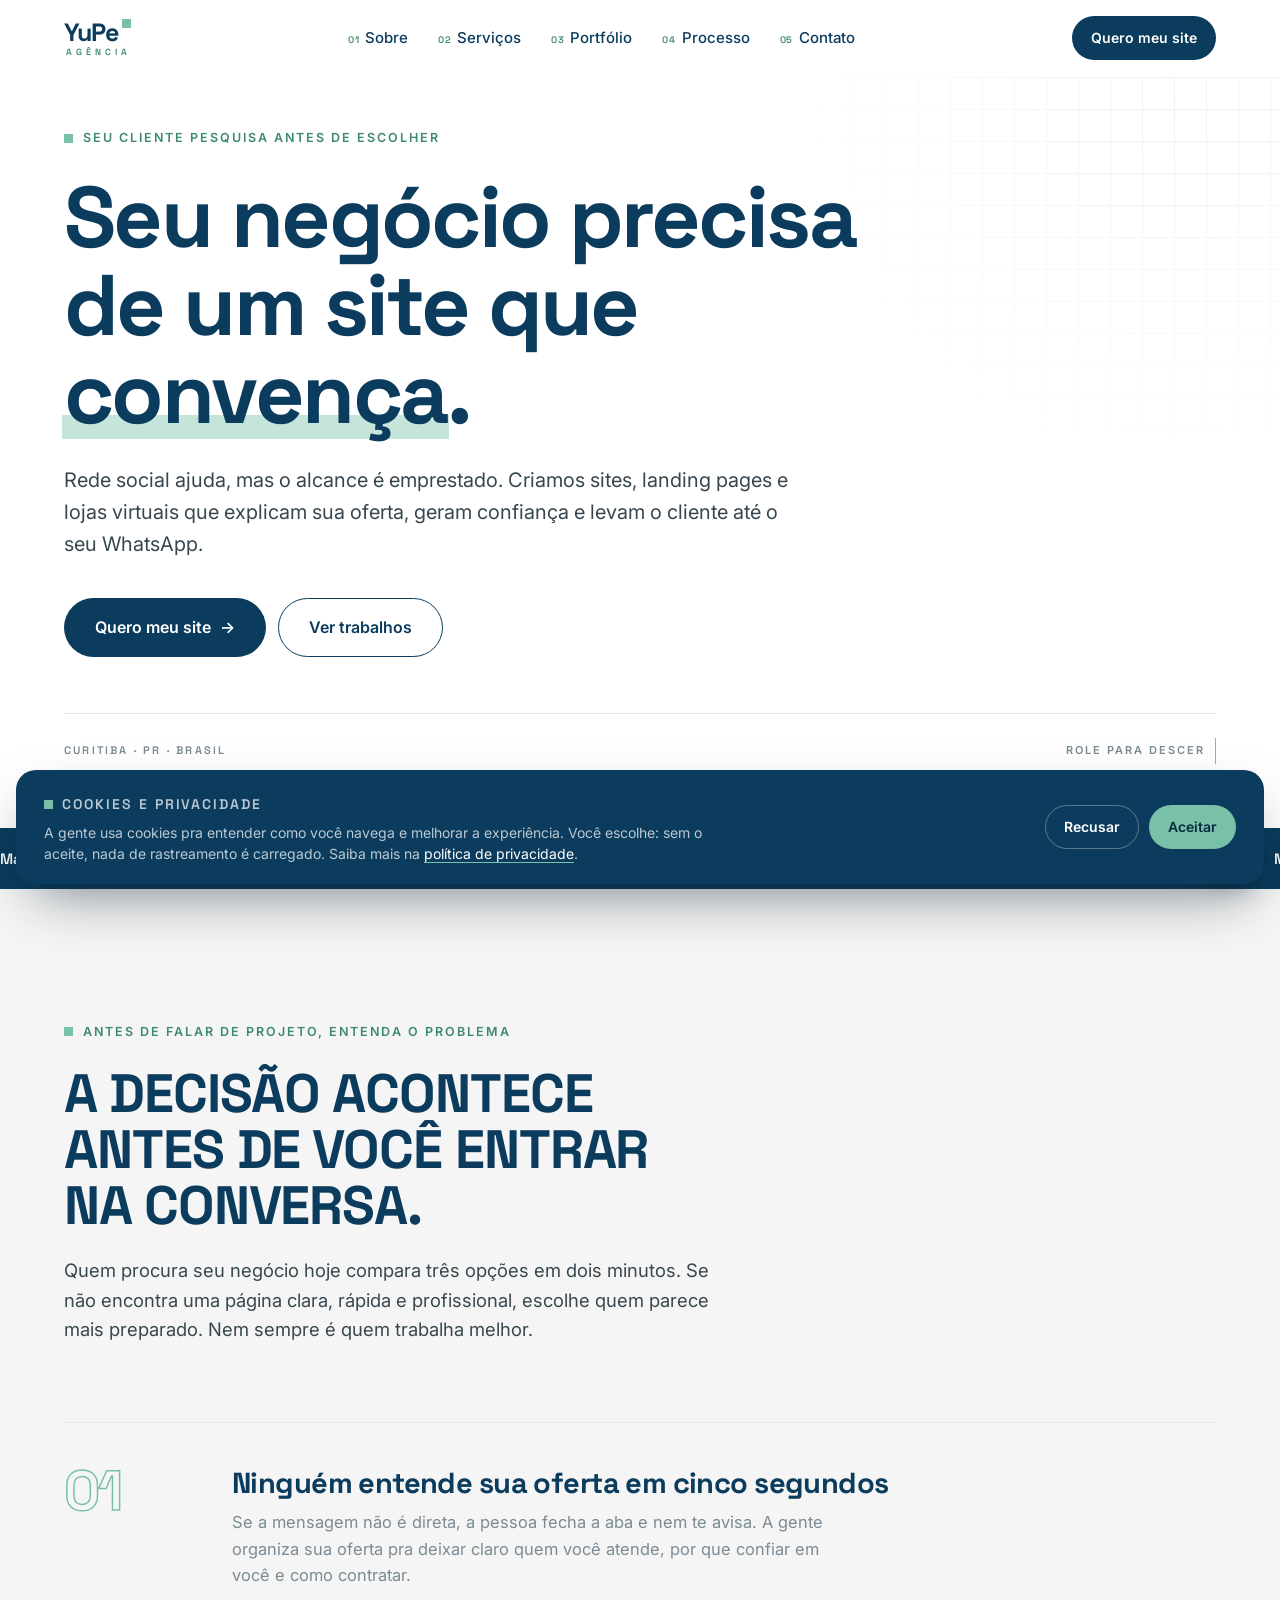
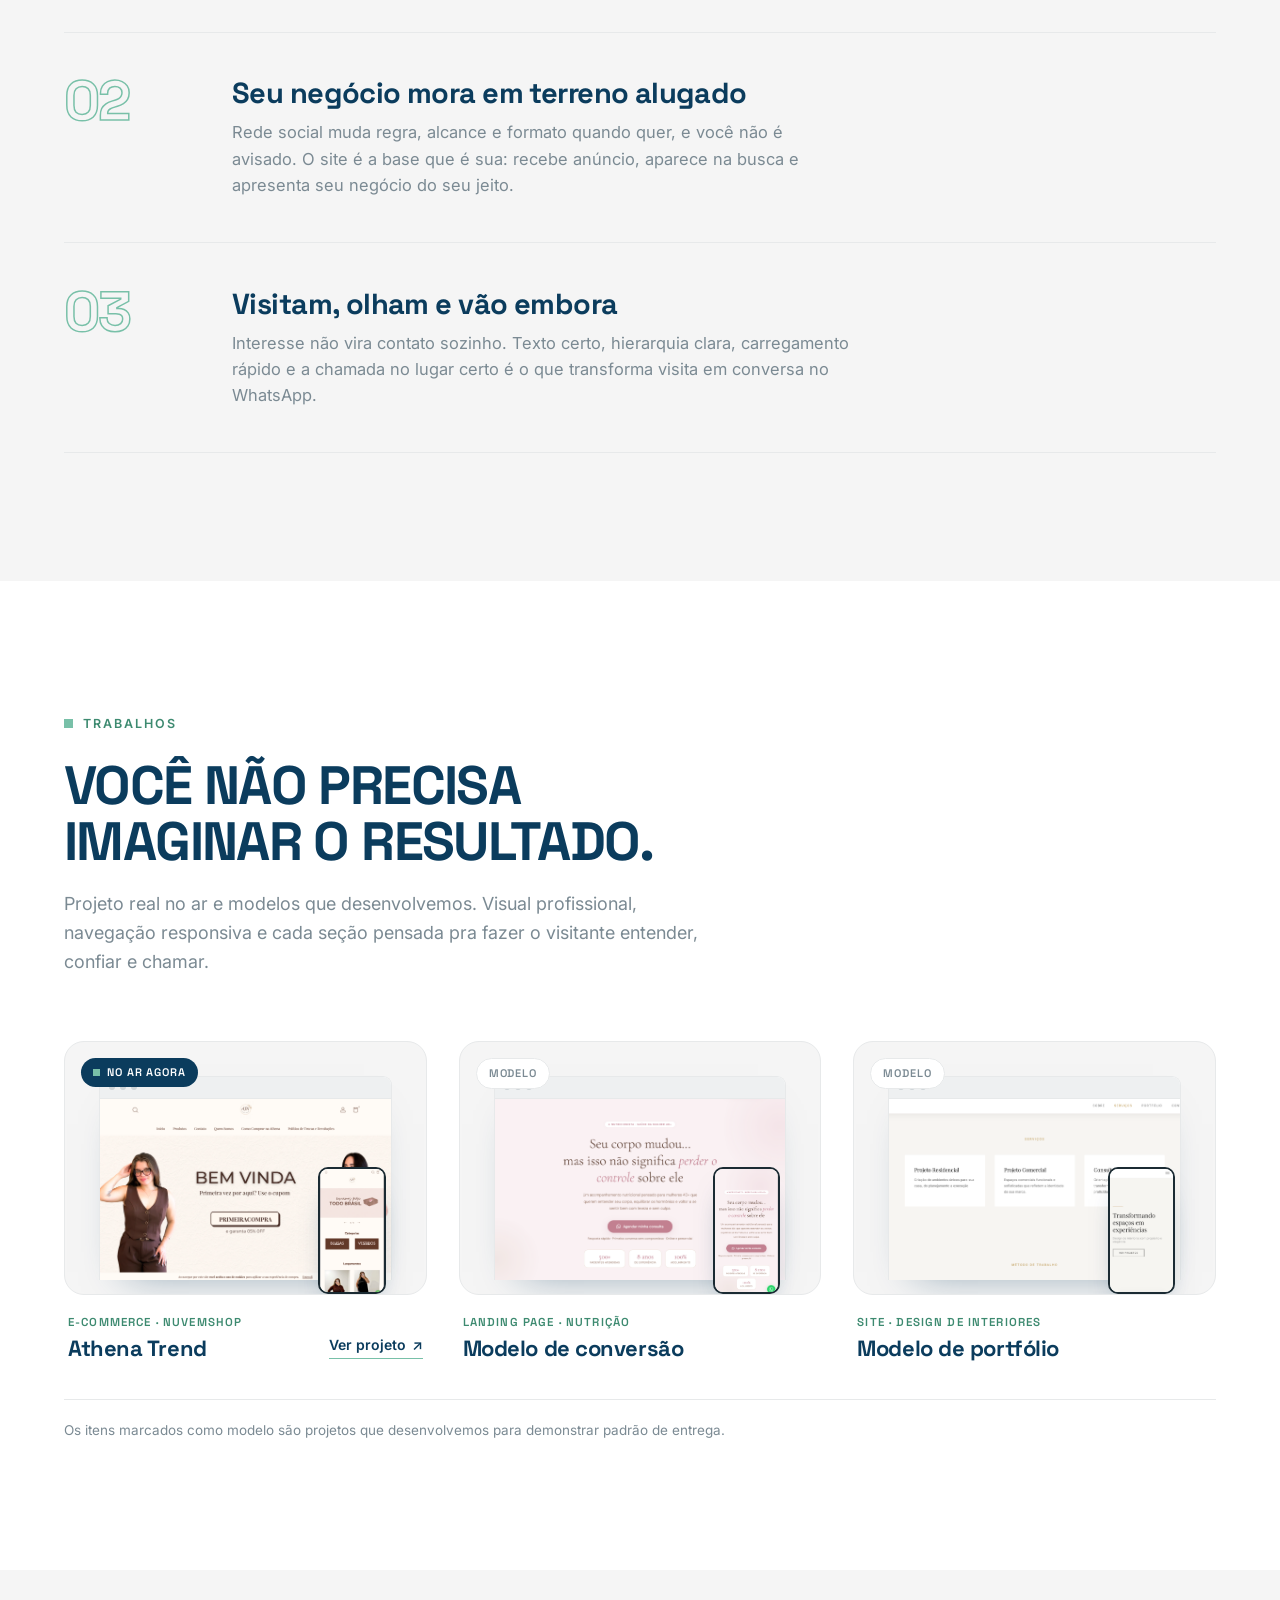
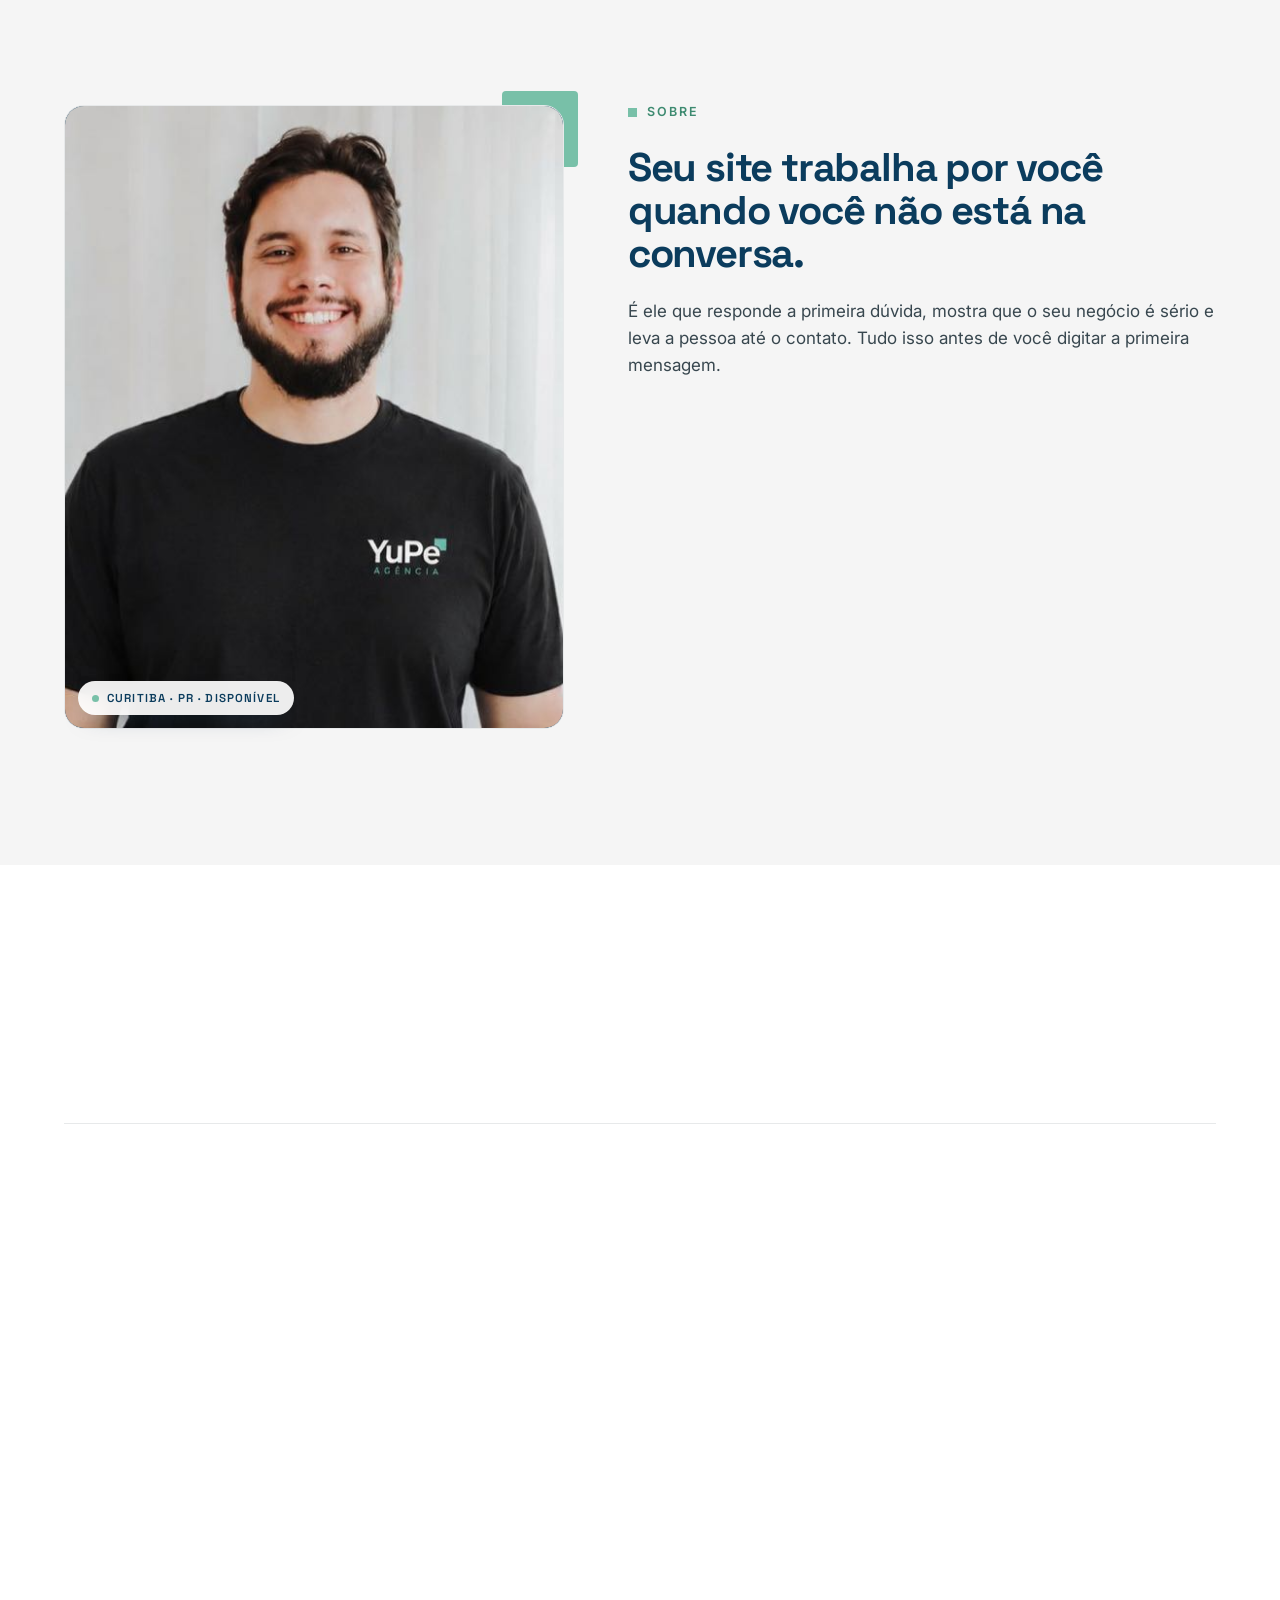
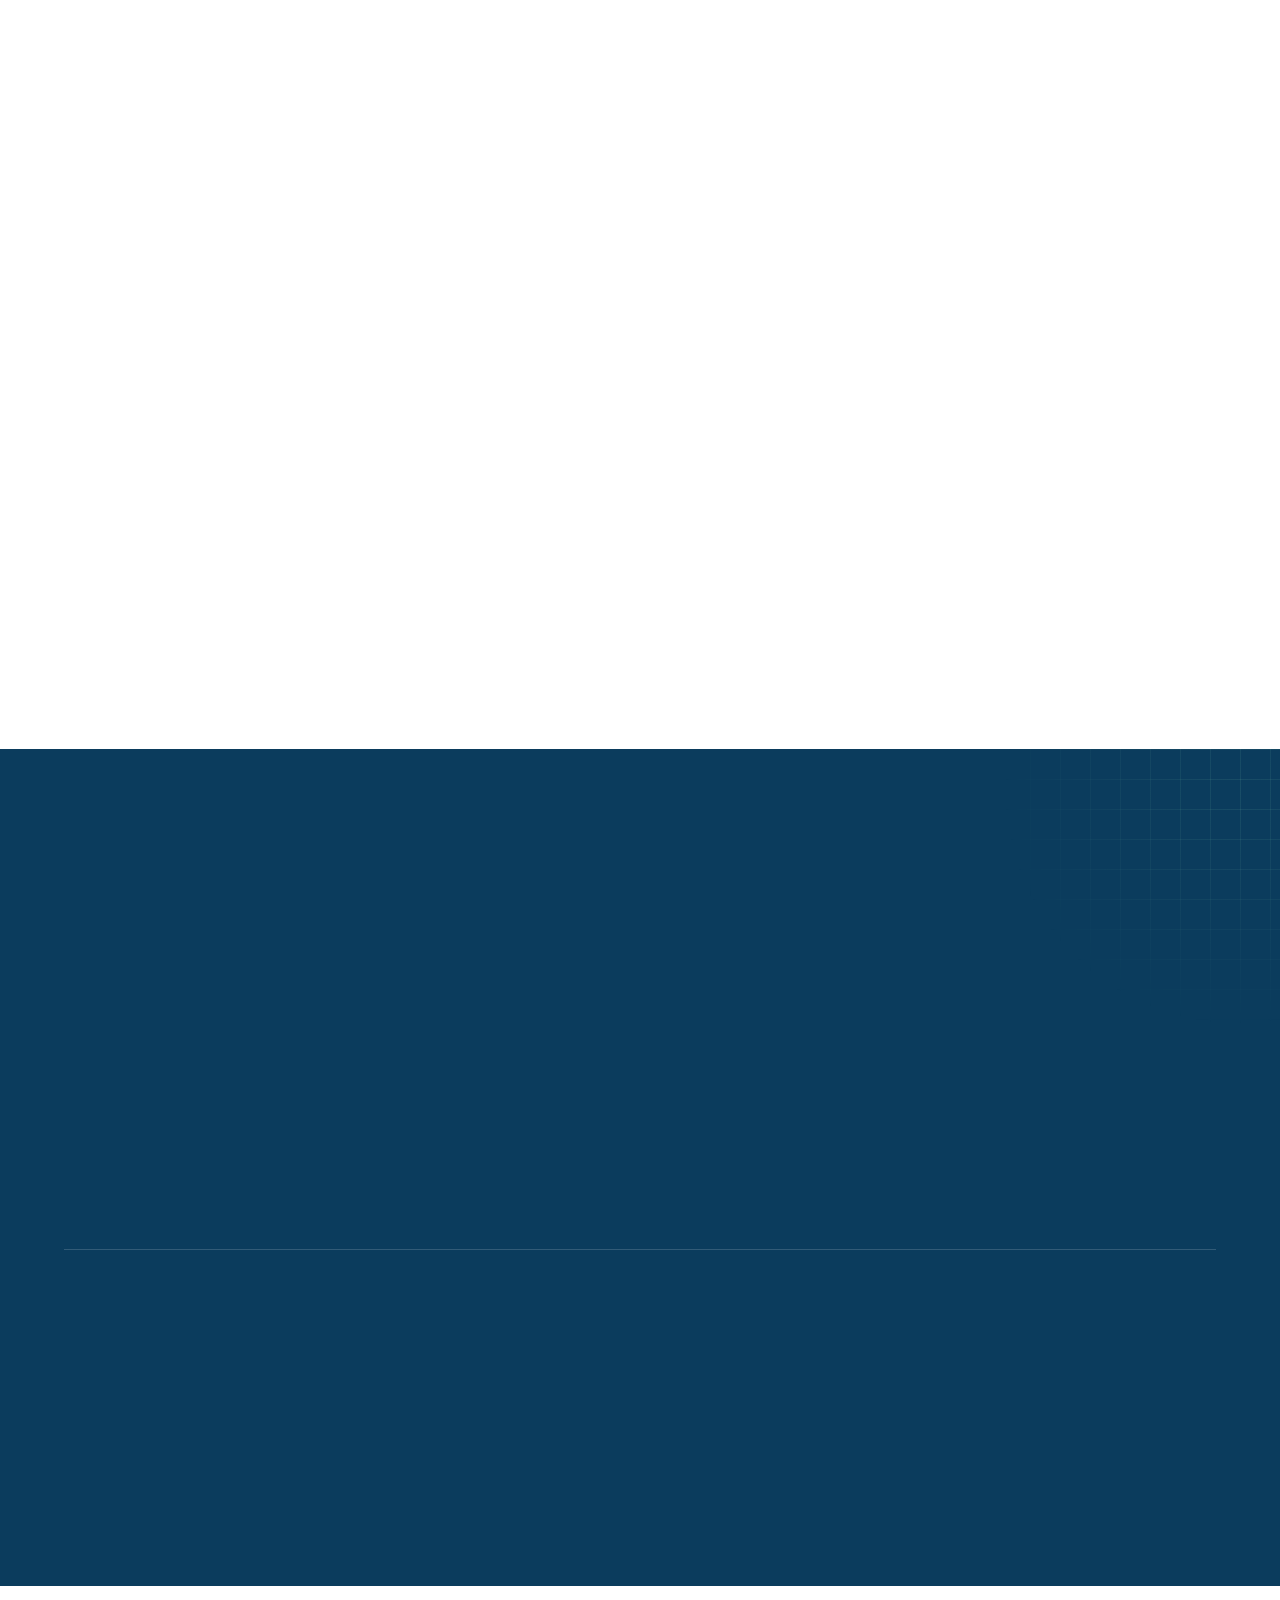
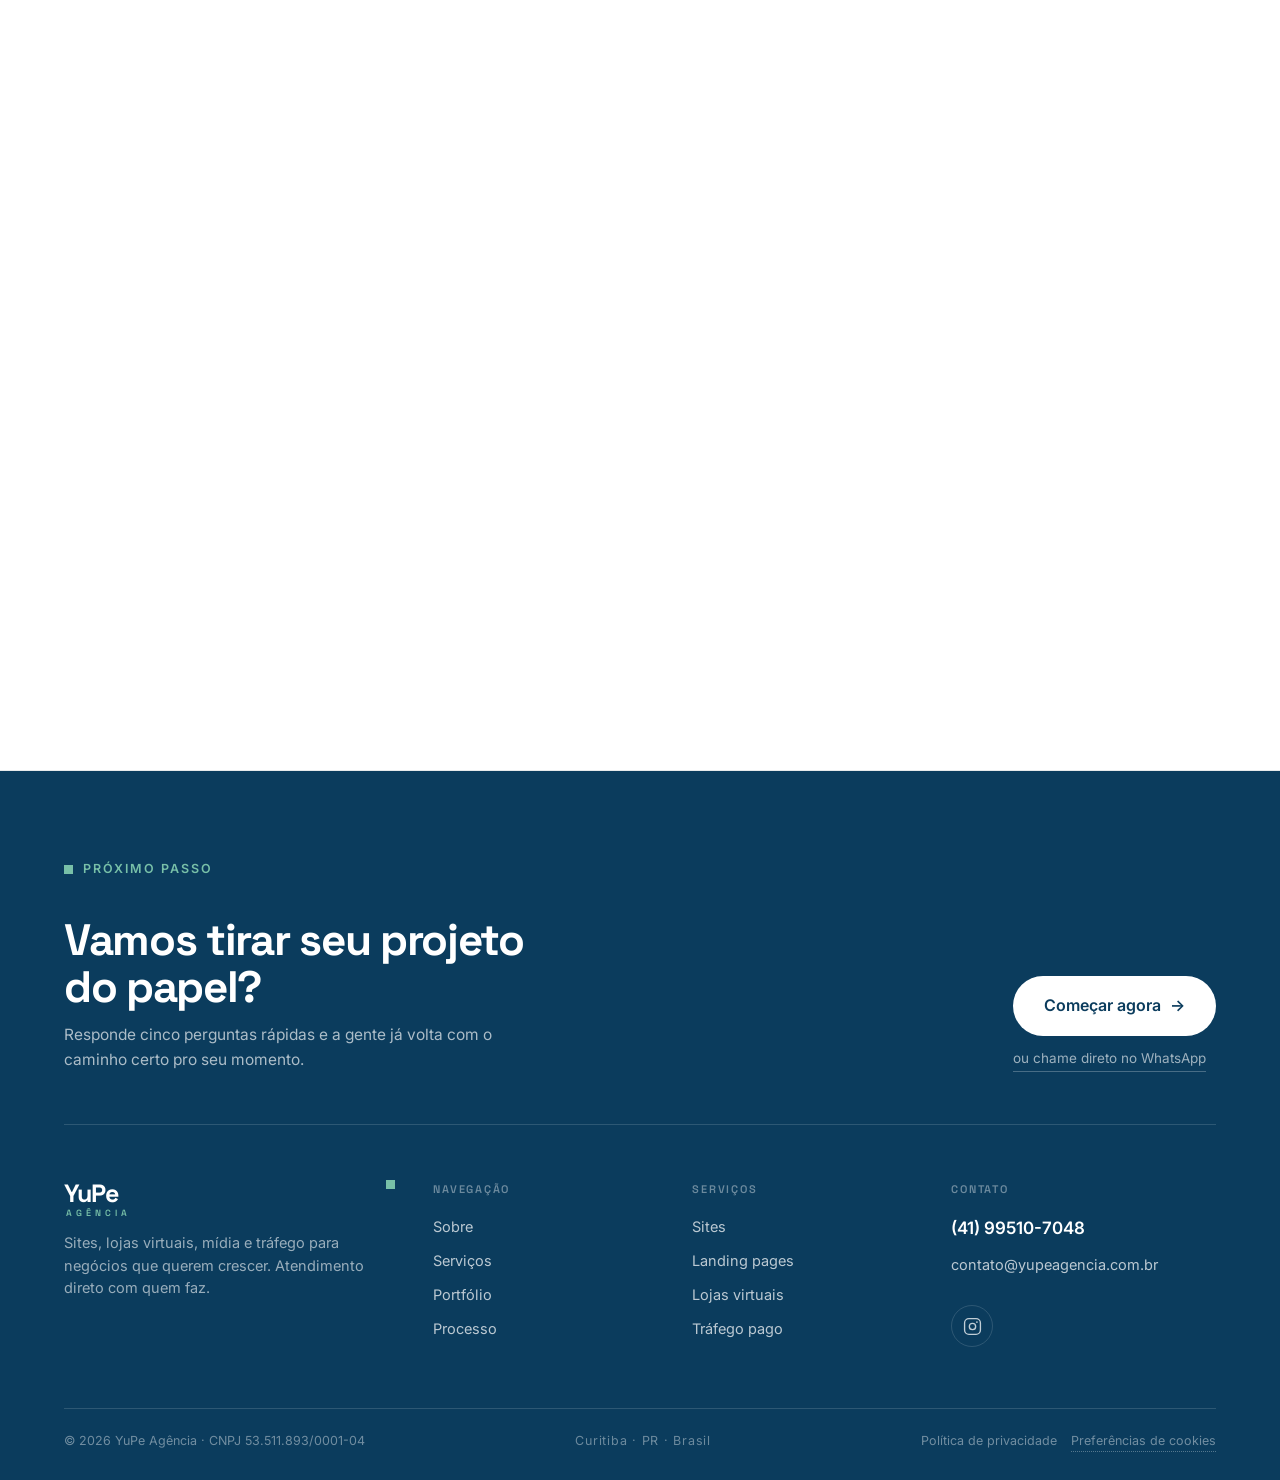
<file: index.html>
<!DOCTYPE html>
<html lang="pt-BR">
<head>
<meta charset="UTF-8" />
<meta name="viewport" content="width=device-width, initial-scale=1.0, viewport-fit=cover" />
<title>YuPe Agência | Sites que transformam visitas em clientes</title>
<meta name="description" content="Seu cliente pesquisa antes de comprar. Criamos sites, landing pages e lojas virtuais que explicam sua oferta, geram confiança e levam o cliente até o WhatsApp. Curitiba e região." />
<meta name="author" content="YuPe Agência" />
<meta name="language" content="pt-BR" />
<meta name="robots" content="index, follow, max-image-preview:large" />
<meta name="geo.region" content="BR-PR" />
<meta name="geo.placename" content="Curitiba, Paraná, Brasil" />
<meta name="theme-color" content="#ffffff" />
<link rel="canonical" href="https://yupeagencia.com.br/" />
<link rel="icon" href="assets/logo-yupe.png" />

<meta property="og:type" content="website" />
<meta property="og:locale" content="pt_BR" />
<meta property="og:site_name" content="YuPe Agência" />
<meta property="og:title" content="YuPe Agência | Sites que transformam visitas em clientes" />
<meta property="og:description" content="Sites, landing pages e lojas virtuais com estratégia, design e código. Atendimento direto com quem faz." />
<meta property="og:url" content="https://yupeagencia.com.br/" />
<meta property="og:image" content="https://yupeagencia.com.br/assets/logo-yupe.png" />
<meta name="twitter:card" content="summary_large_image" />

<link rel="preconnect" href="https://fonts.googleapis.com" />
<link rel="preconnect" href="https://fonts.gstatic.com" crossorigin />
<link href="https://fonts.googleapis.com/css2?family=Space+Grotesk:wght@400;500;600;700&family=Inter:wght@400;500;600&display=swap" rel="stylesheet" />
<link rel="stylesheet" href="styles.css" />

<!-- ============================================
     META PIXEL · YuPe Agência
     ID: 1538909137732787

     ATENÇÃO: o pixel NÃO é carregado aqui de propósito.
     Ele só é injetado depois que o visitante aceita os cookies,
     conforme a LGPD. A lógica está no script.js (carregarPixel).
============================================ -->
</head>
<body>

<!-- ============================================
     HEADER
============================================ -->
<header class="header" id="header">
  <div class="header-inner">

    <a href="#topo" class="brand" aria-label="YuPe Agência — início">
      <span class="brand-word">Yu<span class="brand-pe">Pe</span><i class="brand-sq"></i></span>
      <span class="brand-sub">Agência</span>
    </a>

    <nav class="nav" id="nav" aria-label="Menu principal">
      <a href="#sobre"><span class="nav-n">01</span>Sobre</a>
      <a href="#servicos"><span class="nav-n">02</span>Serviços</a>
      <a href="#portfolio"><span class="nav-n">03</span>Portfólio</a>
      <a href="#processo"><span class="nav-n">04</span>Processo</a>
      <a href="#contato"><span class="nav-n">05</span>Contato</a>
      <div class="nav-foot">
        <a href="https://wa.me/5541995107048" class="nav-phone">(41) 99510-7048</a>
        <a href="mailto:contato@yupeagencia.com.br" class="nav-mail">contato@yupeagencia.com.br</a>
      </div>
    </nav>

    <div class="header-actions">
      <a href="#contato" class="btn btn-primary btn-sm" data-open-quiz>Quero meu site</a>
      <button class="burger" id="burger" aria-label="Abrir menu" aria-expanded="false" aria-controls="nav">
        <span></span><span></span>
      </button>
    </div>

  </div>
</header>

<main id="topo">

  <!-- ============================================
       HERO
  ============================================ -->
  <section class="hero">
    <div class="hero-bg" aria-hidden="true"></div>

    <div class="hero-inner">
      <p class="hero-eyebrow reveal"><i class="sq"></i>Seu cliente pesquisa antes de escolher</p>

      <h1 class="hero-title reveal">
        Seu negócio precisa de um site que <span class="hl">convença</span>.
      </h1>

      <p class="hero-lead reveal">
        Rede social ajuda, mas o alcance é emprestado. Criamos sites, landing pages e lojas virtuais que explicam sua oferta, geram confiança e levam o cliente até o seu WhatsApp.
      </p>

      <div class="hero-cta reveal">
        <a href="#contato" class="btn btn-primary btn-lg" data-open-quiz>Quero meu site <span class="arw">→</span></a>
        <a href="#portfolio" class="btn btn-ghost btn-lg">Ver trabalhos</a>
      </div>

      <div class="hero-meta reveal">
        <span class="hero-loc">Curitiba · PR · Brasil</span>
        <span class="hero-scroll">Role para descer <i></i></span>
      </div>
    </div>
  </section>

  <!-- ============================================
       MARQUEE
  ============================================ -->
  <div class="marquee" aria-hidden="true">
    <div class="marquee-track">
      <span class="marquee-group">
        <span>Mais confiança</span><i>✦</i>
        <span>Presença no Google</span><i>✦</i>
        <span>Oferta clara</span><i>✦</i>
        <span>Site rápido</span><i>✦</i>
        <span>Mais contatos</span><i>✦</i>
        <span>Marca profissional</span><i>✦</i>
        <span>Pronto pra anúncio</span><i>✦</i>
      </span>
      <span class="marquee-group">
        <span>Mais confiança</span><i>✦</i>
        <span>Presença no Google</span><i>✦</i>
        <span>Oferta clara</span><i>✦</i>
        <span>Site rápido</span><i>✦</i>
        <span>Mais contatos</span><i>✦</i>
        <span>Marca profissional</span><i>✦</i>
        <span>Pronto pra anúncio</span><i>✦</i>
      </span>
    </div>
  </div>

  <!-- ============================================
       02 · PROBLEMA
  ============================================ -->
  <section class="problem" id="problema">
    <div class="problem-inner">

      <header class="problem-head">
        <p class="label reveal"><i class="sq"></i>Antes de falar de projeto, entenda o problema</p>
        <h2 class="problem-title reveal">A decisão acontece antes de você entrar na conversa.</h2>
        <p class="problem-lead reveal">
          Quem procura seu negócio hoje compara três opções em dois minutos. Se não encontra uma página clara, rápida e profissional, escolhe quem parece mais preparado. Nem sempre é quem trabalha melhor.
        </p>
      </header>

      <ol class="problem-list">

        <li class="problem-item reveal">
          <span class="problem-n">01</span>
          <div class="problem-body">
            <h3>Ninguém entende sua oferta em cinco segundos</h3>
            <p>Se a mensagem não é direta, a pessoa fecha a aba e nem te avisa. A gente organiza sua oferta pra deixar claro quem você atende, por que confiar em você e como contratar.</p>
          </div>
        </li>

        <li class="problem-item reveal">
          <span class="problem-n">02</span>
          <div class="problem-body">
            <h3>Seu negócio mora em terreno alugado</h3>
            <p>Rede social muda regra, alcance e formato quando quer, e você não é avisado. O site é a base que é sua: recebe anúncio, aparece na busca e apresenta seu negócio do seu jeito.</p>
          </div>
        </li>

        <li class="problem-item reveal">
          <span class="problem-n">03</span>
          <div class="problem-body">
            <h3>Visitam, olham e vão embora</h3>
            <p>Interesse não vira contato sozinho. Texto certo, hierarquia clara, carregamento rápido e a chamada no lugar certo é o que transforma visita em conversa no WhatsApp.</p>
          </div>
        </li>

      </ol>

    </div>
  </section>

  <!-- ============================================
       03 · PORTFÓLIO
       Imagens em assets/imagens/ — desktop 16:10, celular 9:17
  ============================================ -->
  <section class="work" id="portfolio">
    <div class="work-inner">

      <header class="work-head">
        <p class="label reveal"><i class="sq"></i>Trabalhos</p>
        <h2 class="work-title reveal">Você não precisa imaginar o resultado.</h2>
        <p class="work-lead reveal">
          Projeto real no ar e modelos que desenvolvemos. Visual profissional, navegação responsiva e cada seção pensada pra fazer o visitante entender, confiar e chamar.
        </p>
      </header>

      <div class="work-grid">

        <!-- ATHENA — projeto real -->
        <article class="work-card reveal">
          <a href="https://www.athenatrend.com" target="_blank" rel="noopener" class="work-media">
            <span class="work-badge"><i class="sq"></i>No ar agora</span>
            <div class="mock">
              <div class="mock-desk">
                <span class="mock-bar"><i></i><i></i><i></i></span>
                <div class="mock-screen">
                  <img src="assets/imagens/athena.png" alt="Loja Athena Trend no computador" />
                </div>
              </div>
              <div class="mock-phone">
                <img src="assets/imagens/athena-mobile.png" alt="Loja Athena Trend no celular" />
              </div>
            </div>
          </a>
          <div class="work-info">
            <div>
              <span class="work-cat">E-commerce · Nuvemshop</span>
              <h3 class="work-name">Athena Trend</h3>
            </div>
            <a href="https://www.athenatrend.com" target="_blank" rel="noopener" class="work-link">Ver projeto <span class="arw">↗</span></a>
          </div>
        </article>

        <!-- MODELO — nutrição -->
        <article class="work-card reveal">
          <div class="work-media is-model">
            <span class="work-badge is-model">Modelo</span>
            <div class="mock">
              <div class="mock-desk">
                <span class="mock-bar"><i></i><i></i><i></i></span>
                <div class="mock-screen">
                  <img src="assets/imagens/nutri.png" alt="Modelo de landing page para nutricionista no computador" />
                </div>
              </div>
              <div class="mock-phone">
                <img src="assets/imagens/nutri-mobile.png" alt="Modelo de landing page para nutricionista no celular" />
              </div>
            </div>
          </div>
          <div class="work-info">
            <div>
              <span class="work-cat">Landing page · Nutrição</span>
              <h3 class="work-name">Modelo de conversão</h3>
            </div>
          </div>
        </article>

        <!-- MODELO — designer -->
        <article class="work-card reveal">
          <div class="work-media is-model">
            <span class="work-badge is-model">Modelo</span>
            <div class="mock">
              <div class="mock-desk">
                <span class="mock-bar"><i></i><i></i><i></i></span>
                <div class="mock-screen">
                  <img src="assets/imagens/designer.png" alt="Modelo de site para designer de interiores no computador" />
                </div>
              </div>
              <div class="mock-phone">
                <img src="assets/imagens/designer-mobile.png" alt="Modelo de site para designer de interiores no celular" />
              </div>
            </div>
          </div>
          <div class="work-info">
            <div>
              <span class="work-cat">Site · Design de interiores</span>
              <h3 class="work-name">Modelo de portfólio</h3>
            </div>
          </div>
        </article>

      </div>

      <p class="work-note reveal">
        Os itens marcados como modelo são projetos que desenvolvemos para demonstrar padrão de entrega.
      </p>

    </div>
  </section>

  <!-- ============================================
       04 · SOBRE
       Foto: assets/imagens/marcelo.png
  ============================================ -->
  <section class="about" id="sobre">
    <div class="about-inner">

      <div class="about-media reveal">
        <div class="about-photo">
          <img src="assets/imagens/marcelo.png" alt="Marcelo, fundador da YuPe Agência" />
        </div>
        <span class="about-status"><i class="dot"></i>Curitiba · PR · Disponível</span>
        <i class="about-sq" aria-hidden="true"></i>
      </div>

      <div class="about-body">
        <p class="label reveal"><i class="sq"></i>Sobre</p>

        <h2 class="about-title reveal">Seu site trabalha por você quando você não está na conversa.</h2>

        <p class="about-txt reveal">
          É ele que responde a primeira dúvida, mostra que o seu negócio é sério e leva a pessoa até o contato. Tudo isso antes de você digitar a primeira mensagem.
        </p>

        <p class="about-txt reveal">
          A YuPe é tocada por duas pessoas. Eu cuido de tecnologia, desenvolvimento e estratégia de conversão. A Giovana cuida da gestão, do relacionamento e da operação. Não existe fila de atendimento nem intermediário: você fala com quem faz, do briefing até o site no ar.
        </p>

        <p class="about-txt reveal">
          Cada seção do que a gente entrega existe pra responder uma dúvida, quebrar uma objeção ou empurrar pro próximo passo. Sem página genérica, sem texto de encher linguiça.
        </p>

        <ul class="about-tags reveal">
          <li>Sites institucionais</li>
          <li>Landing pages</li>
          <li>E-commerce</li>
          <li>Apps mobile</li>
          <li>UI/UX</li>
          <li>SEO</li>
          <li>Manutenção</li>
        </ul>
      </div>

    </div>
  </section>

  <!-- ============================================
       05 · SERVIÇOS
       data-service alimenta o passo 1 do quiz (bloco 08)
  ============================================ -->
  <section class="services" id="servicos">
    <div class="services-inner">

      <header class="services-head">
        <div>
          <p class="label reveal"><i class="sq"></i>Serviços</p>
          <h2 class="services-title reveal">O que a gente constrói.</h2>
        </div>
        <p class="services-lead reveal">
          Escolha por onde começar. A gente monta o orçamento depois de entender seu negócio, não antes.
        </p>
      </header>

      <div class="services-grid">

        <button class="service reveal" data-open-quiz data-service="Site institucional">
          <span class="service-n">01</span>
          <h3>Site institucional</h3>
          <p>A casa do seu negócio na internet. Várias páginas, estrutura profissional e presença que sustenta autoridade.</p>
          <span class="service-tags"><i>Páginas</i><i>Responsivo</i><i>Domínio</i></span>
          <span class="service-go">Pedir orçamento <span class="arw">→</span></span>
        </button>

        <button class="service reveal" data-open-quiz data-service="Landing page">
          <span class="service-n">02</span>
          <h3>Landing page</h3>
          <p>Página única com um objetivo só: converter. Ideal pra receber anúncio e transformar clique em contato.</p>
          <span class="service-tags"><i>Alta conversão</i><i>WhatsApp</i><i>Pronta pra tráfego</i></span>
          <span class="service-go">Pedir orçamento <span class="arw">→</span></span>
        </button>

        <button class="service reveal" data-open-quiz data-service="Loja virtual">
          <span class="service-n">03</span>
          <h3>Loja virtual</h3>
          <p>E-commerce completo na Nuvemshop, do catálogo ao pagamento. É o que a gente já opera na Athena Trend.</p>
          <span class="service-tags"><i>Nuvemshop</i><i>Catálogo</i><i>Checkout</i></span>
          <span class="service-go">Pedir orçamento <span class="arw">→</span></span>
        </button>

        <button class="service reveal" data-open-quiz data-service="Aplicativo mobile">
          <span class="service-n">04</span>
          <h3>Aplicativo mobile</h3>
          <p>App pra Android e iOS quando o seu negócio precisa de mais que um site. Escopo desenhado junto com você.</p>
          <span class="service-tags"><i>Android</i><i>iOS</i><i>Sob medida</i></span>
          <span class="service-go">Pedir orçamento <span class="arw">→</span></span>
        </button>

        <button class="service reveal" data-open-quiz data-service="Gestão de redes sociais">
          <span class="service-n">05</span>
          <h3>Gestão de redes sociais</h3>
          <p>Conteúdo e presença de marca com estratégia por trás de cada post. Seu perfil trabalhando, não só publicando.</p>
          <span class="service-tags"><i>Instagram</i><i>Planejamento</i><i>Conteúdo</i></span>
          <span class="service-go">Pedir orçamento <span class="arw">→</span></span>
        </button>

        <button class="service reveal" data-open-quiz data-service="Tráfego pago">
          <span class="service-n">06</span>
          <h3>Tráfego pago</h3>
          <p>Campanhas no Meta Ads pra gerar contato qualificado. Verba acompanhada de perto e custo por lead na mesa.</p>
          <span class="service-tags"><i>Meta Ads</i><i>Geração de leads</i><i>Relatório</i></span>
          <span class="service-go">Pedir orçamento <span class="arw">→</span></span>
        </button>

        <button class="service reveal" data-open-quiz data-service="Google e SEO">
          <span class="service-n">07</span>
          <h3>Google e SEO</h3>
          <p>Aparecer quando procuram pelo que você faz na sua região. Perfil no Google e site preparado pra busca.</p>
          <span class="service-tags"><i>Google Meu Negócio</i><i>Busca local</i></span>
          <span class="service-go">Pedir orçamento <span class="arw">→</span></span>
        </button>

        <button class="service reveal" data-open-quiz data-service="Manutenção">
          <span class="service-n">08</span>
          <h3>Manutenção</h3>
          <p>Seu site no ar, atualizado e com alterações quando precisar. Suporte direto, sem abrir chamado pra ninguém.</p>
          <span class="service-tags"><i>Hospedagem</i><i>Alterações</i><i>Suporte</i></span>
          <span class="service-go">Pedir orçamento <span class="arw">→</span></span>
        </button>

      </div>

    </div>
  </section>

  <!-- ============================================
       06 · PROCESSO
  ============================================ -->
  <section class="process" id="processo">
    <div class="process-inner">

      <header class="process-head">
        <p class="label is-light reveal"><i class="sq"></i>Como funciona</p>
        <h2 class="process-title reveal">Processo claro. Sem surpresa no meio do caminho.</h2>
        <p class="process-lead reveal">
          Você sabe em que etapa está, o que vem depois e o que precisa da sua parte. Nada avança sem a sua aprovação.
        </p>
      </header>

      <ol class="timeline">

        <li class="tl-step reveal">
          <span class="tl-node"><i></i></span>
          <span class="tl-n">01</span>
          <h3>Briefing</h3>
          <p>A gente senta com você pra entender o negócio, o público e o objetivo. Daqui sai o escopo certo, não um projeto genérico.</p>
        </li>

        <li class="tl-step reveal">
          <span class="tl-node"><i></i></span>
          <span class="tl-n">02</span>
          <h3>Estratégia e design</h3>
          <p>Estruturamos a experiência, o texto e o visual pra pessoa entender rápido e achar o próximo passo. Você aprova antes de virar código.</p>
        </li>

        <li class="tl-step reveal">
          <span class="tl-node"><i></i></span>
          <span class="tl-n">03</span>
          <h3>Desenvolvimento</h3>
          <p>Construímos do zero: rápido no celular, responsivo e preparado pra receber tráfego de Google e de anúncio.</p>
        </li>

        <li class="tl-step reveal">
          <span class="tl-node"><i></i></span>
          <span class="tl-n">04</span>
          <h3>Entrega e acompanhamento</h3>
          <p>Colocamos no ar, conectamos os canais de contato e seguimos junto. Seu projeto começa a trabalhar por você.</p>
        </li>

      </ol>

    </div>
  </section>

  <!-- ============================================
       07 · CUSTO DE ADIAR
  ============================================ -->
  <section class="cost" id="contato">
    <div class="cost-inner">
      <p class="label reveal"><i class="sq"></i>O custo de adiar</p>

      <h2 class="cost-title reveal">
        O que você perde enquanto decide <span class="hl">não aparece em lugar nenhum</span>.
      </h2>

      <p class="cost-txt reveal">
        Ninguém te avisa que procurou seu nome, não achou nada sólido e chamou o concorrente. Essa venda não vira reclamação nem feedback. Ela simplesmente não acontece, e o prejuízo fica invisível no fim do mês.
      </p>

      <div class="cost-cta reveal">
        <button class="btn btn-primary btn-lg" data-open-quiz>Quero parar de perder essas oportunidades <span class="arw">→</span></button>
        <span class="cost-note">Leva 30 segundos e você fala direto com quem faz</span>
      </div>
    </div>
  </section>

</main>

<!-- ============================================
     FOOTER (provisório — refinado no bloco final)
============================================ -->
<footer class="footer">
  <div class="footer-inner">

    <div class="footer-top">
      <div class="footer-cta">
        <p class="label is-light"><i class="sq"></i>Próximo passo</p>
        <h2 class="footer-h">Vamos tirar seu projeto do papel?</h2>
        <p class="footer-sub">Responde cinco perguntas rápidas e a gente já volta com o caminho certo pro seu momento.</p>
      </div>
      <div class="footer-act">
        <button class="btn btn-light btn-lg" data-open-quiz>Começar agora <span class="arw">→</span></button>
        <a href="https://wa.me/5541995107048" class="footer-zap">ou chame direto no WhatsApp</a>
      </div>
    </div>

    <div class="footer-cols">

      <div class="footer-brand">
        <a href="#topo" class="brand">
          <span class="brand-word">Yu<span class="brand-pe">Pe</span><i class="brand-sq"></i></span>
          <span class="brand-sub">Agência</span>
        </a>
        <p>Sites, lojas virtuais, mídia e tráfego para negócios que querem crescer. Atendimento direto com quem faz.</p>
      </div>

      <nav class="footer-col" aria-label="Navegação do rodapé">
        <span class="footer-t">Navegação</span>
        <a href="#sobre">Sobre</a>
        <a href="#servicos">Serviços</a>
        <a href="#portfolio">Portfólio</a>
        <a href="#processo">Processo</a>
      </nav>

      <div class="footer-col">
        <span class="footer-t">Serviços</span>
        <button type="button" data-open-quiz data-service="Site institucional">Sites</button>
        <button type="button" data-open-quiz data-service="Landing page">Landing pages</button>
        <button type="button" data-open-quiz data-service="Loja virtual">Lojas virtuais</button>
        <button type="button" data-open-quiz data-service="Tráfego pago">Tráfego pago</button>
      </div>

      <div class="footer-col">
        <span class="footer-t">Contato</span>
        <a href="https://wa.me/5541995107048" class="footer-strong">(41) 99510-7048</a>
        <a href="mailto:contato@yupeagencia.com.br">contato@yupeagencia.com.br</a>

        <div class="footer-social">
          <a href="https://www.instagram.com/yupeagencia" target="_blank" rel="noopener" class="social" aria-label="Instagram da YuPe Agência" title="@yupeagencia">
            <svg viewBox="0 0 24 24" width="19" height="19" fill="none" stroke="currentColor" stroke-width="1.7" aria-hidden="true">
              <rect x="2" y="2" width="20" height="20" rx="5.5"/>
              <circle cx="12" cy="12" r="4"/>
              <circle cx="17.6" cy="6.4" r="1.1" fill="currentColor" stroke="none"/>
            </svg>
          </a>
        </div>
      </div>

    </div>

    <div class="footer-base">
      <span>© 2026 YuPe Agência · CNPJ 53.511.893/0001-04</span>
      <span class="footer-loc">Curitiba · PR · Brasil</span>
      <span class="footer-legal">
        <a href="politica-privacidade.html">Política de privacidade</a>
        <button type="button" id="rever-cookies">Preferências de cookies</button>
      </span>
    </div>

  </div>
</footer>

  <!-- ============================================
       08 · QUIZ DE QUALIFICAÇÃO (modal)
  ============================================ -->
  <div class="quiz" id="quiz" role="dialog" aria-modal="true" aria-labelledby="quiz-title" hidden>
    <div class="quiz-backdrop" data-close-quiz></div>

    <div class="quiz-panel" role="document">

      <button class="quiz-close" data-close-quiz aria-label="Fechar">
        <svg viewBox="0 0 24 24" width="18" height="18" fill="none" stroke="currentColor" stroke-width="2" stroke-linecap="round"><path d="M18 6 6 18M6 6l12 12"/></svg>
      </button>

      <header class="quiz-head">
        <p class="label"><i class="sq"></i>Diagnóstico rápido</p>
        <h2 id="quiz-title">Vamos entender seu projeto</h2>
        <div class="quiz-meter">
          <div class="quiz-track"><span id="quiz-bar"></span></div>
          <span class="quiz-count"><b id="quiz-cur">01</b> / 05</span>
        </div>
      </header>

      <div class="quiz-body" id="quiz-body">

        <!-- passo 1 -->
        <section class="qstep is-active" data-step="1">
          <h3 class="qstep-q">O que seu negócio precisa agora?</h3>
          <div class="qopts" data-field="servico">
            <button type="button" class="qopt" data-value="Site institucional">Site institucional</button>
            <button type="button" class="qopt" data-value="Landing page">Landing page</button>
            <button type="button" class="qopt" data-value="Loja virtual">Loja virtual</button>
            <button type="button" class="qopt" data-value="Aplicativo mobile">Aplicativo mobile</button>
            <button type="button" class="qopt" data-value="Gestão de redes sociais">Gestão de redes sociais</button>
            <button type="button" class="qopt" data-value="Tráfego pago">Tráfego pago</button>
            <button type="button" class="qopt" data-value="Google e SEO">Google e SEO</button>
            <button type="button" class="qopt" data-value="Manutenção">Manutenção</button>
            <button type="button" class="qopt" data-value="Ainda não sei">Ainda não sei</button>
          </div>
        </section>

        <!-- passo 2 -->
        <section class="qstep" data-step="2">
          <h3 class="qstep-q">Qual resultado esse projeto precisa gerar?</h3>
          <div class="qopts" data-field="objetivo">
            <button type="button" class="qopt" data-value="Gerar contatos">Gerar contatos</button>
            <button type="button" class="qopt" data-value="Vender online">Vender online</button>
            <button type="button" class="qopt" data-value="Apresentar a empresa">Apresentar a empresa</button>
            <button type="button" class="qopt" data-value="Lançar um produto">Lançar um produto</button>
            <button type="button" class="qopt" data-value="Melhorar o que já existe">Melhorar o que já existe</button>
          </div>
        </section>

        <!-- passo 3 -->
        <section class="qstep" data-step="3">
          <h3 class="qstep-q">Em que ponto você está hoje?</h3>
          <div class="qopts" data-field="momento">
            <button type="button" class="qopt" data-value="Só tenho a ideia">Só tenho a ideia</button>
            <button type="button" class="qopt" data-value="Tenho textos e referências">Tenho textos e referências</button>
            <button type="button" class="qopt" data-value="Tenho identidade visual">Tenho identidade visual</button>
            <button type="button" class="qopt" data-value="Já tenho site no ar">Já tenho site no ar</button>
          </div>
        </section>

        <!-- passo 4 -->
        <section class="qstep" data-step="4">
          <h3 class="qstep-q">Quando você quer colocar isso pra funcionar?</h3>
          <div class="qopts is-tight" data-field="prazo">
            <button type="button" class="qopt" data-value="O quanto antes">O quanto antes</button>
            <button type="button" class="qopt" data-value="Em até 15 dias">Em até 15 dias</button>
            <button type="button" class="qopt" data-value="Em até 30 dias">Em até 30 dias</button>
            <button type="button" class="qopt" data-value="Sem pressa, planejando">Sem pressa, planejando</button>
          </div>

          <h3 class="qstep-q is-second">Qual investimento você tem previsto?</h3>
          <div class="qopts is-tight" data-field="verba">
            <button type="button" class="qopt" data-value="Até R$ 1.000">Até R$ 1.000</button>
            <button type="button" class="qopt" data-value="R$ 1.000 a R$ 3.000">R$ 1.000 a R$ 3.000</button>
            <button type="button" class="qopt" data-value="R$ 3.000 a R$ 6.000">R$ 3.000 a R$ 6.000</button>
            <button type="button" class="qopt" data-value="Acima de R$ 6.000">Acima de R$ 6.000</button>
            <button type="button" class="qopt" data-value="Ainda não defini">Ainda não defini</button>
          </div>
          <p class="qstep-help">Serve pra montar a proposta certa pro seu momento. Nenhum valor é fechado aqui.</p>
        </section>

        <!-- passo 5 -->
        <section class="qstep" data-step="5">
          <h3 class="qstep-q">Pra onde a gente manda o retorno?</h3>
          <div class="qfields">
            <div class="qfield">
              <label for="q-nome">Seu nome</label>
              <input type="text" id="q-nome" data-field="nome" placeholder="Como podemos te chamar" autocomplete="name" />
            </div>
            <div class="qfield">
              <label for="q-zap">WhatsApp</label>
              <input type="tel" id="q-zap" data-field="whatsapp" placeholder="(41) 9 9999-9999" autocomplete="tel" inputmode="tel" />
            </div>
            <div class="qfield">
              <label for="q-empresa">Empresa ou projeto <span>opcional</span></label>
              <input type="text" id="q-empresa" data-field="empresa" placeholder="Nome do seu negócio" autocomplete="organization" />
            </div>
            <div class="qfield">
              <label for="q-msg">O que você vende <span>opcional</span></label>
              <textarea id="q-msg" data-field="mensagem" rows="2" placeholder="Conte rapidamente o que seu negócio faz"></textarea>
            </div>
          </div>
          <p class="qstep-err" id="quiz-err" hidden>Preencha seu nome e WhatsApp pra gente conseguir te responder.</p>
        </section>

      </div>

      <footer class="quiz-foot">
        <button type="button" class="btn btn-ghost btn-sm" id="quiz-back">Voltar</button>
        <button type="button" class="btn btn-primary" id="quiz-next" disabled>Continuar <span class="arw">→</span></button>
      </footer>

    </div>
  </div>

<a href="https://wa.me/5541995107048" class="fab" aria-label="Falar no WhatsApp">
  <svg viewBox="0 0 32 32" width="26" height="26" fill="currentColor" aria-hidden="true"><path d="M16 3C9.4 3 4 8.4 4 15c0 2.1.6 4.2 1.6 6L4 29l8.2-1.6c1.7.9 3.7 1.4 5.8 1.4 6.6 0 12-5.4 12-12S22.6 3 16 3zm0 21.8c-1.8 0-3.6-.5-5.1-1.4l-.4-.2-4.9 1 1-4.8-.3-.4c-1-1.6-1.5-3.4-1.5-5.3C4.3 9.6 9.6 4.3 16 4.3S27.7 9.6 27.7 16 22.4 24.8 16 24.8zm6.5-8.3c-.4-.2-2.1-1-2.4-1.1-.3-.1-.6-.2-.8.2-.2.4-.9 1.1-1.1 1.3-.2.2-.4.2-.8.1-.4-.2-1.5-.6-2.9-1.8-1.1-1-1.8-2.2-2-2.6-.2-.4 0-.6.2-.8.2-.2.4-.4.5-.7.2-.2.2-.4.4-.7.1-.3 0-.5 0-.7-.1-.2-.8-2-1.1-2.7-.3-.7-.6-.6-.8-.6h-.7c-.2 0-.6.1-.9.5-.3.4-1.2 1.2-1.2 2.9s1.2 3.4 1.4 3.6c.2.2 2.5 3.8 6 5.3.8.4 1.5.6 2 .7.8.3 1.6.2 2.2.1.7-.1 2.1-.9 2.4-1.7.3-.8.3-1.6.2-1.7-.1-.2-.3-.2-.7-.4z"/></svg>
</a>

<!-- ============================================
     AVISO DE COOKIES (LGPD)
============================================ -->
<div class="cookies" id="cookies" hidden>
  <div class="cookies-box">
    <div class="cookies-txt">
      <p class="cookies-t"><i class="sq"></i>Cookies e privacidade</p>
      <p>
        A gente usa cookies pra entender como você navega e melhorar a experiência.
        Você escolhe: sem o aceite, nada de rastreamento é carregado.
        Saiba mais na <a href="politica-privacidade.html">política de privacidade</a>.
      </p>
    </div>
    <div class="cookies-acoes">
      <button type="button" class="btn btn-ghost btn-sm" id="cookies-recusar">Recusar</button>
      <button type="button" class="btn btn-primary btn-sm" id="cookies-aceitar">Aceitar</button>
    </div>
  </div>
</div>

<script src="script.js"></script>
</body>
</html>
</file>
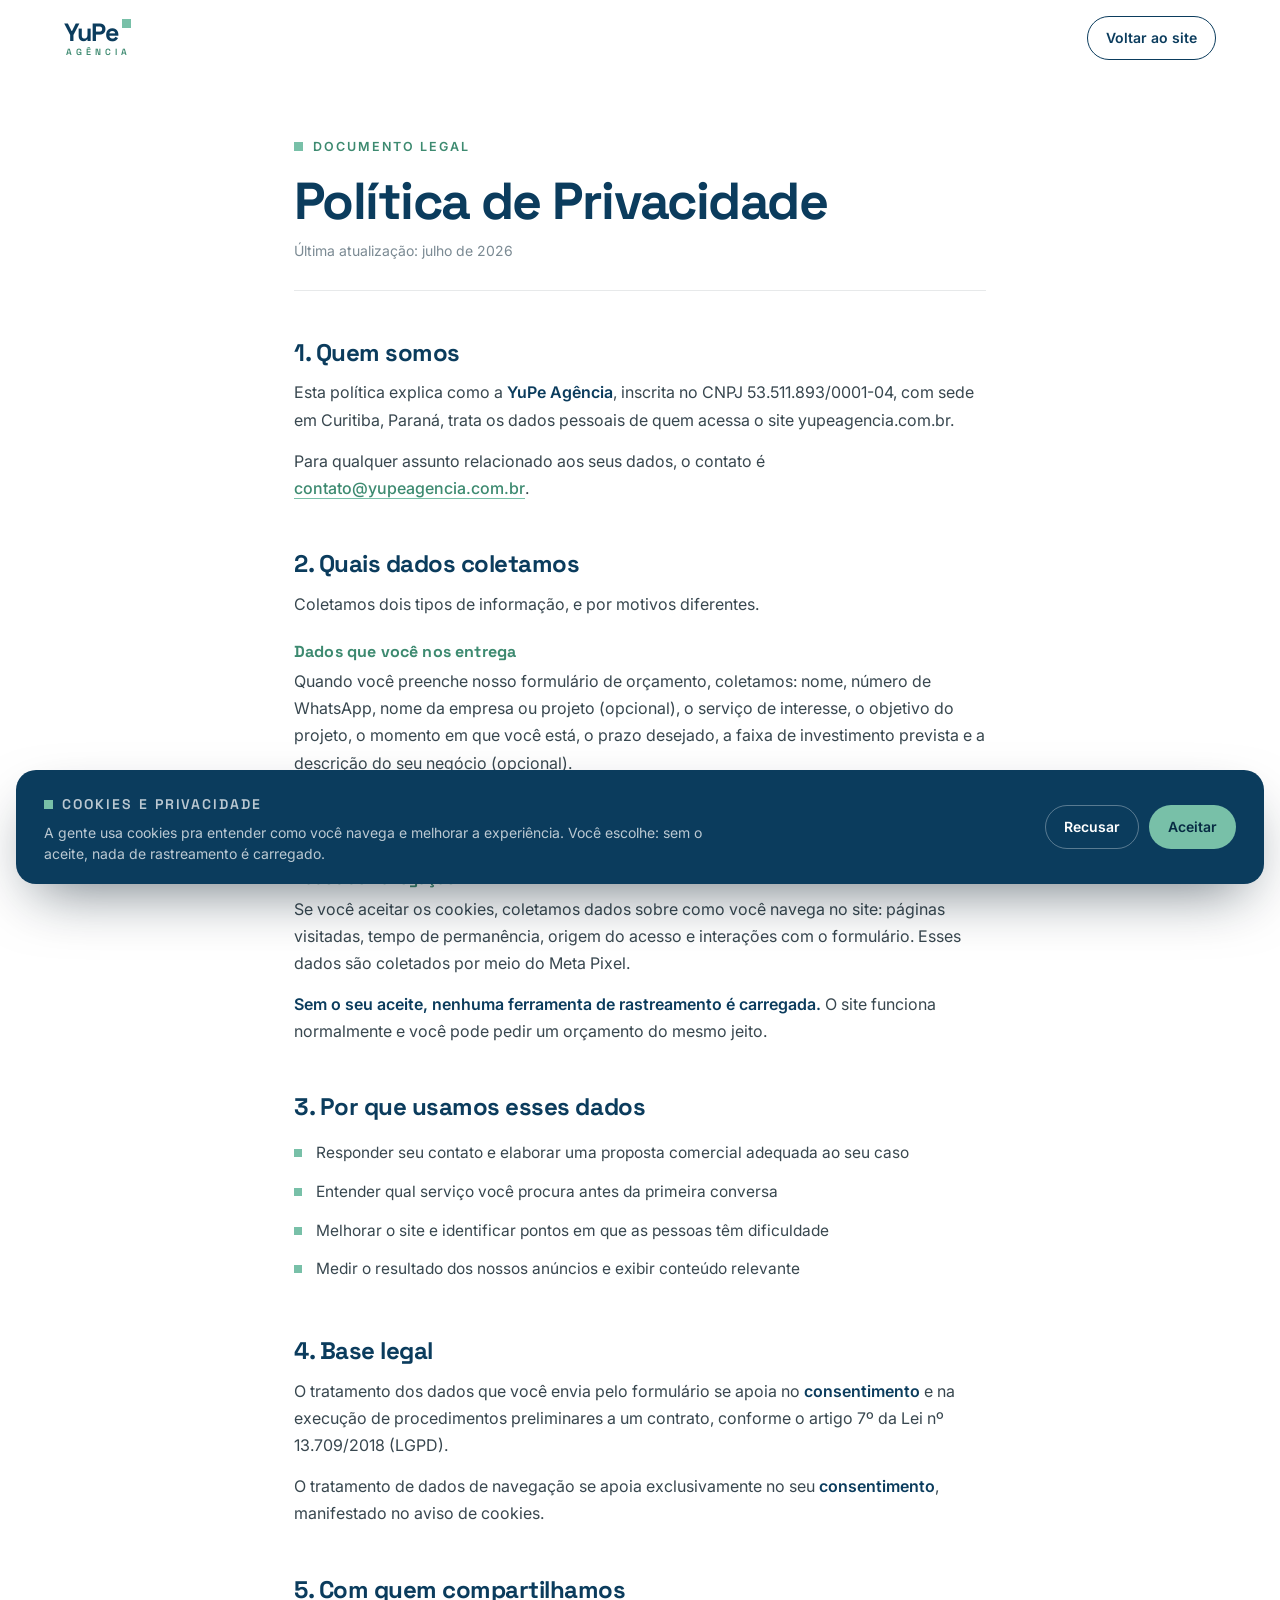
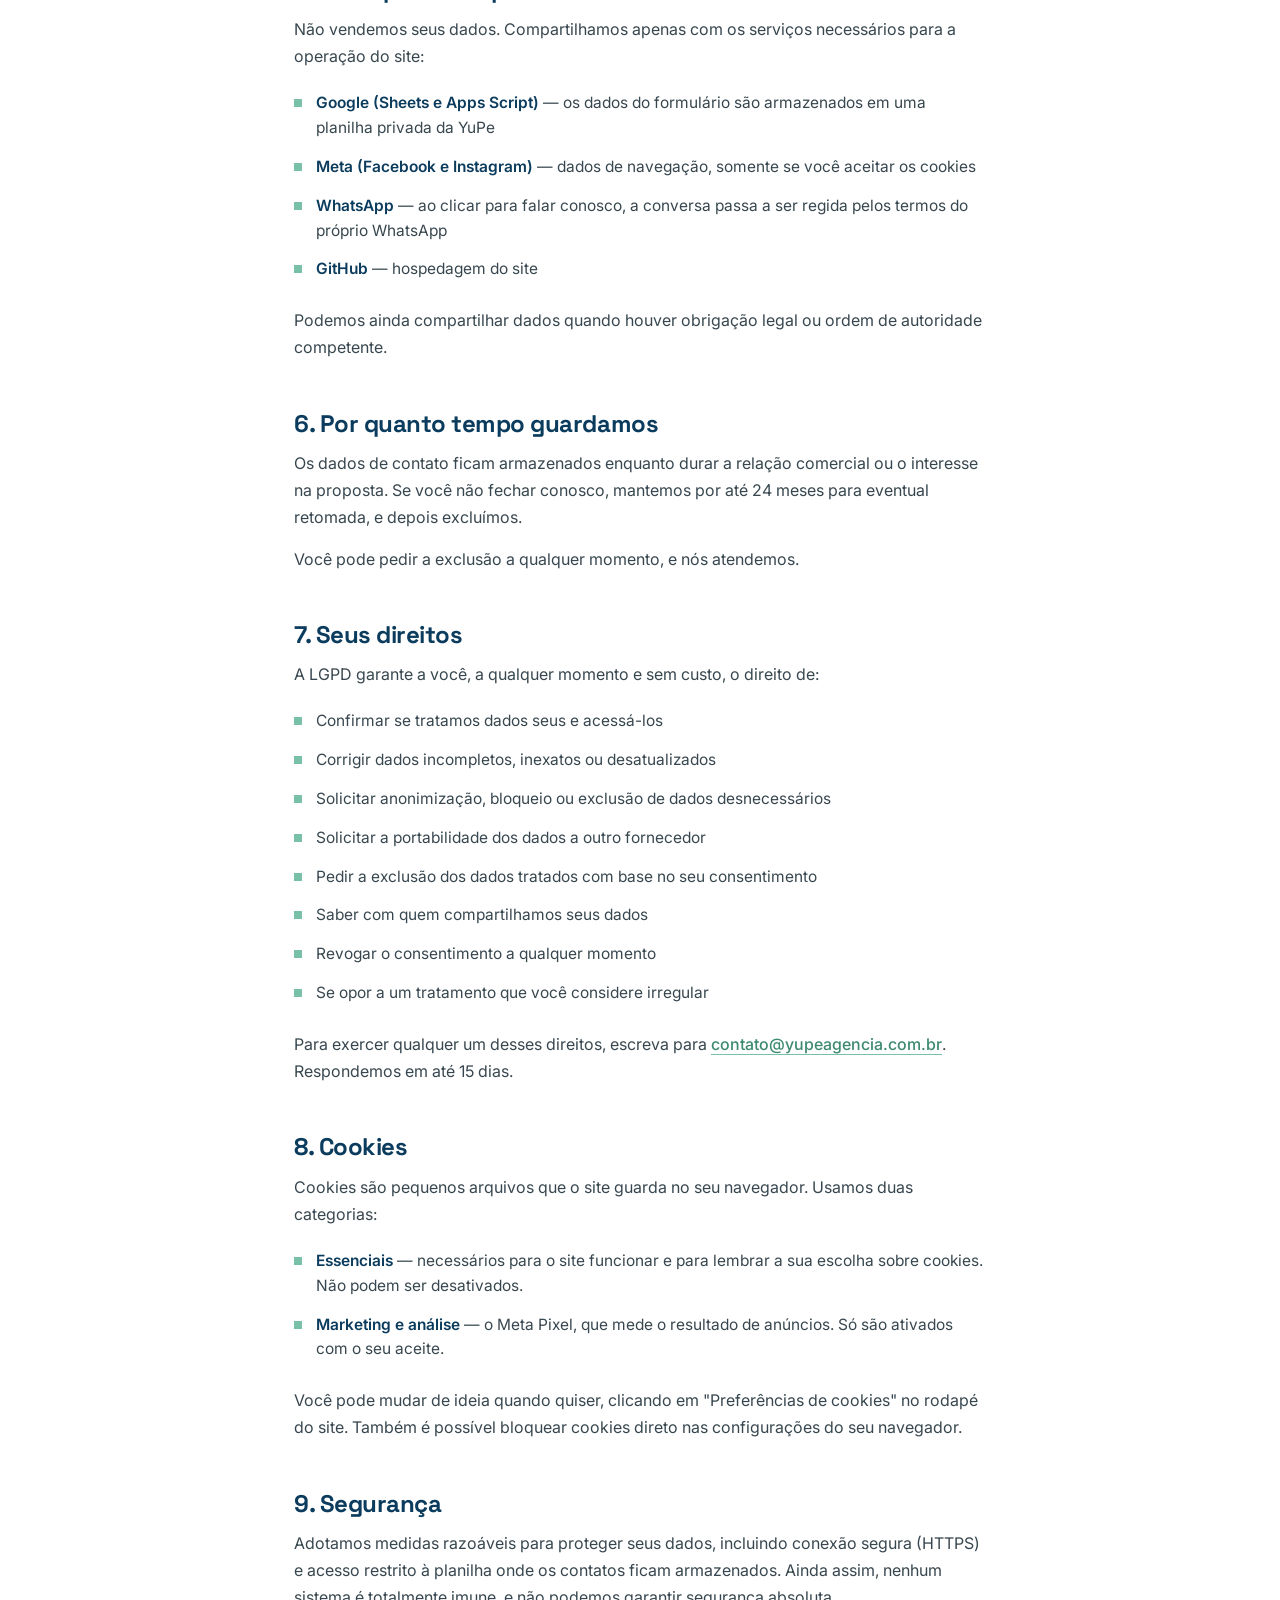
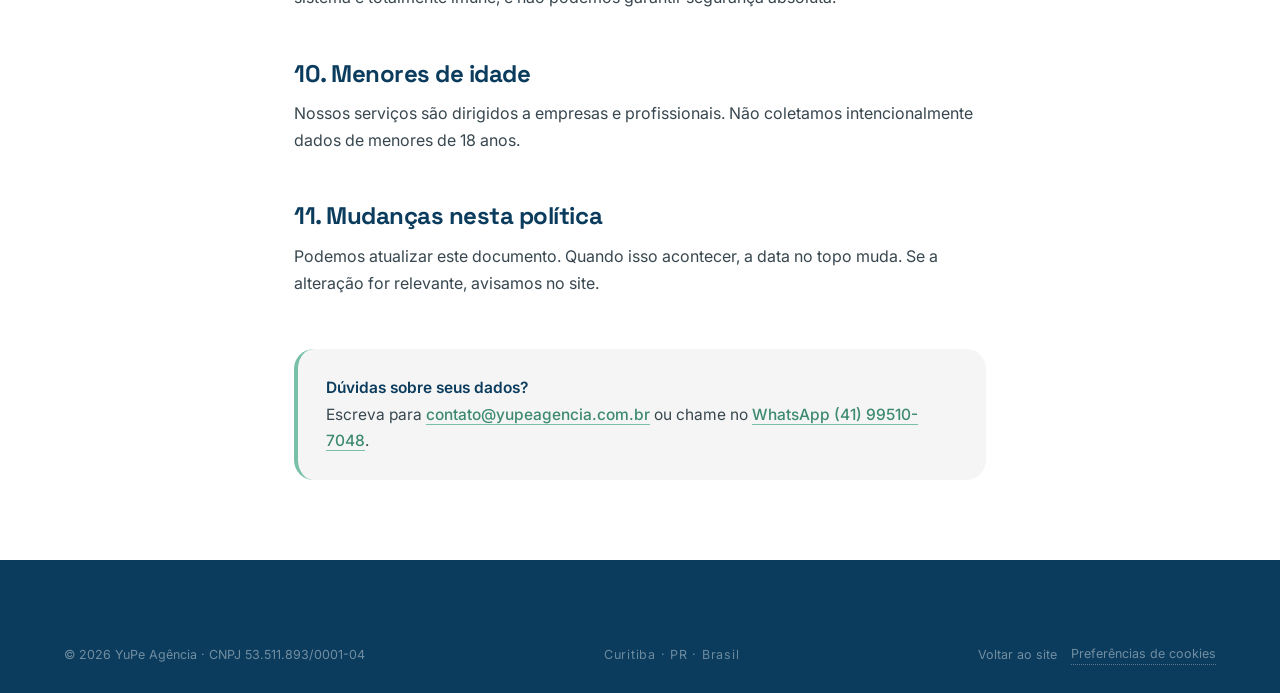
<file: politica-privacidade.html>
<!DOCTYPE html>
<html lang="pt-BR">
<head>
<meta charset="UTF-8" />
<meta name="viewport" content="width=device-width, initial-scale=1.0" />
<title>Política de Privacidade | YuPe Agência</title>
<meta name="description" content="Como a YuPe Agência coleta, usa e protege os dados de quem visita o site." />
<meta name="robots" content="index, follow" />
<meta name="theme-color" content="#ffffff" />
<link rel="icon" href="assets/logo-yupe.png" />
<link rel="canonical" href="https://yupeagencia.com.br/politica-privacidade.html" />
<link rel="preconnect" href="https://fonts.googleapis.com" />
<link rel="preconnect" href="https://fonts.gstatic.com" crossorigin />
<link href="https://fonts.googleapis.com/css2?family=Space+Grotesk:wght@400;500;600;700&family=Inter:wght@400;500;600&display=swap" rel="stylesheet" />
<link rel="stylesheet" href="styles.css" />
</head>
<body>

<header class="header" id="header">
  <div class="header-inner">
    <a href="index.html" class="brand" aria-label="YuPe Agência — início">
      <span class="brand-word">Yu<span class="brand-pe">Pe</span><i class="brand-sq"></i></span>
      <span class="brand-sub">Agência</span>
    </a>
    <div class="header-actions">
      <a href="index.html" class="btn btn-ghost btn-sm">Voltar ao site</a>
    </div>
  </div>
</header>

<main class="legal">
  <div class="legal-inner">

    <p class="label"><i class="sq"></i>Documento legal</p>
    <h1 class="legal-h1">Política de Privacidade</h1>
    <p class="legal-data">Última atualização: julho de 2026</p>

    <div class="legal-corpo">

      <h2>1. Quem somos</h2>
      <p>
        Esta política explica como a <strong>YuPe Agência</strong>, inscrita no CNPJ
        53.511.893/0001-04, com sede em Curitiba, Paraná, trata os dados pessoais
        de quem acessa o site yupeagencia.com.br.
      </p>
      <p>
        Para qualquer assunto relacionado aos seus dados, o contato é
        <a href="mailto:contato@yupeagencia.com.br">contato@yupeagencia.com.br</a>.
      </p>

      <h2>2. Quais dados coletamos</h2>
      <p>Coletamos dois tipos de informação, e por motivos diferentes.</p>

      <h3>Dados que você nos entrega</h3>
      <p>
        Quando você preenche nosso formulário de orçamento, coletamos: nome,
        número de WhatsApp, nome da empresa ou projeto (opcional), o serviço de
        interesse, o objetivo do projeto, o momento em que você está, o prazo
        desejado, a faixa de investimento prevista e a descrição do seu negócio
        (opcional).
      </p>
      <p>
        Esses dados são fornecidos por você, de forma voluntária, com a finalidade
        de recebermos seu contato e prepararmos uma proposta.
      </p>

      <h3>Dados de navegação</h3>
      <p>
        Se você aceitar os cookies, coletamos dados sobre como você navega no site:
        páginas visitadas, tempo de permanência, origem do acesso e interações com
        o formulário. Esses dados são coletados por meio do Meta Pixel.
      </p>
      <p>
        <strong>Sem o seu aceite, nenhuma ferramenta de rastreamento é carregada.</strong>
        O site funciona normalmente e você pode pedir um orçamento do mesmo jeito.
      </p>

      <h2>3. Por que usamos esses dados</h2>
      <ul>
        <li>Responder seu contato e elaborar uma proposta comercial adequada ao seu caso</li>
        <li>Entender qual serviço você procura antes da primeira conversa</li>
        <li>Melhorar o site e identificar pontos em que as pessoas têm dificuldade</li>
        <li>Medir o resultado dos nossos anúncios e exibir conteúdo relevante</li>
      </ul>

      <h2>4. Base legal</h2>
      <p>
        O tratamento dos dados que você envia pelo formulário se apoia no
        <strong>consentimento</strong> e na execução de procedimentos preliminares
        a um contrato, conforme o artigo 7º da Lei nº 13.709/2018 (LGPD).
      </p>
      <p>
        O tratamento de dados de navegação se apoia exclusivamente no seu
        <strong>consentimento</strong>, manifestado no aviso de cookies.
      </p>

      <h2>5. Com quem compartilhamos</h2>
      <p>
        Não vendemos seus dados. Compartilhamos apenas com os serviços necessários
        para a operação do site:
      </p>
      <ul>
        <li>
          <strong>Google (Sheets e Apps Script)</strong> — os dados do formulário
          são armazenados em uma planilha privada da YuPe
        </li>
        <li>
          <strong>Meta (Facebook e Instagram)</strong> — dados de navegação, somente
          se você aceitar os cookies
        </li>
        <li>
          <strong>WhatsApp</strong> — ao clicar para falar conosco, a conversa passa
          a ser regida pelos termos do próprio WhatsApp
        </li>
        <li>
          <strong>GitHub</strong> — hospedagem do site
        </li>
      </ul>
      <p>
        Podemos ainda compartilhar dados quando houver obrigação legal ou ordem
        de autoridade competente.
      </p>

      <h2>6. Por quanto tempo guardamos</h2>
      <p>
        Os dados de contato ficam armazenados enquanto durar a relação comercial
        ou o interesse na proposta. Se você não fechar conosco, mantemos por até
        24 meses para eventual retomada, e depois excluímos.
      </p>
      <p>
        Você pode pedir a exclusão a qualquer momento, e nós atendemos.
      </p>

      <h2>7. Seus direitos</h2>
      <p>
        A LGPD garante a você, a qualquer momento e sem custo, o direito de:
      </p>
      <ul>
        <li>Confirmar se tratamos dados seus e acessá-los</li>
        <li>Corrigir dados incompletos, inexatos ou desatualizados</li>
        <li>Solicitar anonimização, bloqueio ou exclusão de dados desnecessários</li>
        <li>Solicitar a portabilidade dos dados a outro fornecedor</li>
        <li>Pedir a exclusão dos dados tratados com base no seu consentimento</li>
        <li>Saber com quem compartilhamos seus dados</li>
        <li>Revogar o consentimento a qualquer momento</li>
        <li>Se opor a um tratamento que você considere irregular</li>
      </ul>
      <p>
        Para exercer qualquer um desses direitos, escreva para
        <a href="mailto:contato@yupeagencia.com.br">contato@yupeagencia.com.br</a>.
        Respondemos em até 15 dias.
      </p>

      <h2>8. Cookies</h2>
      <p>
        Cookies são pequenos arquivos que o site guarda no seu navegador. Usamos
        duas categorias:
      </p>
      <ul>
        <li>
          <strong>Essenciais</strong> — necessários para o site funcionar e para
          lembrar a sua escolha sobre cookies. Não podem ser desativados.
        </li>
        <li>
          <strong>Marketing e análise</strong> — o Meta Pixel, que mede o resultado
          de anúncios. Só são ativados com o seu aceite.
        </li>
      </ul>
      <p>
        Você pode mudar de ideia quando quiser, clicando em
        "Preferências de cookies" no rodapé do site. Também é possível bloquear
        cookies direto nas configurações do seu navegador.
      </p>

      <h2>9. Segurança</h2>
      <p>
        Adotamos medidas razoáveis para proteger seus dados, incluindo conexão
        segura (HTTPS) e acesso restrito à planilha onde os contatos ficam
        armazenados. Ainda assim, nenhum sistema é totalmente imune, e não podemos
        garantir segurança absoluta.
      </p>

      <h2>10. Menores de idade</h2>
      <p>
        Nossos serviços são dirigidos a empresas e profissionais. Não coletamos
        intencionalmente dados de menores de 18 anos.
      </p>

      <h2>11. Mudanças nesta política</h2>
      <p>
        Podemos atualizar este documento. Quando isso acontecer, a data no topo
        muda. Se a alteração for relevante, avisamos no site.
      </p>

      <div class="legal-box">
        <p>
          <strong>Dúvidas sobre seus dados?</strong><br />
          Escreva para <a href="mailto:contato@yupeagencia.com.br">contato@yupeagencia.com.br</a>
          ou chame no <a href="https://wa.me/5541995107048">WhatsApp (41) 99510-7048</a>.
        </p>
      </div>

    </div>
  </div>
</main>

<footer class="footer">
  <div class="footer-inner">
    <div class="footer-base" style="border-top:none;padding-top:0">
      <span>© 2026 YuPe Agência · CNPJ 53.511.893/0001-04</span>
      <span class="footer-loc">Curitiba · PR · Brasil</span>
      <span class="footer-legal">
        <a href="index.html">Voltar ao site</a>
        <button type="button" id="rever-cookies">Preferências de cookies</button>
      </span>
    </div>
  </div>
</footer>

<!-- ============================================
     AVISO DE COOKIES (LGPD)
============================================ -->
<div class="cookies" id="cookies" hidden>
  <div class="cookies-box">
    <div class="cookies-txt">
      <p class="cookies-t"><i class="sq"></i>Cookies e privacidade</p>
      <p>
        A gente usa cookies pra entender como você navega e melhorar a experiência.
        Você escolhe: sem o aceite, nada de rastreamento é carregado.
      </p>
    </div>
    <div class="cookies-acoes">
      <button type="button" class="btn btn-ghost btn-sm" id="cookies-recusar">Recusar</button>
      <button type="button" class="btn btn-primary btn-sm" id="cookies-aceitar">Aceitar</button>
    </div>
  </div>
</div>

<script src="script.js"></script>
</body>
</html>
</file>
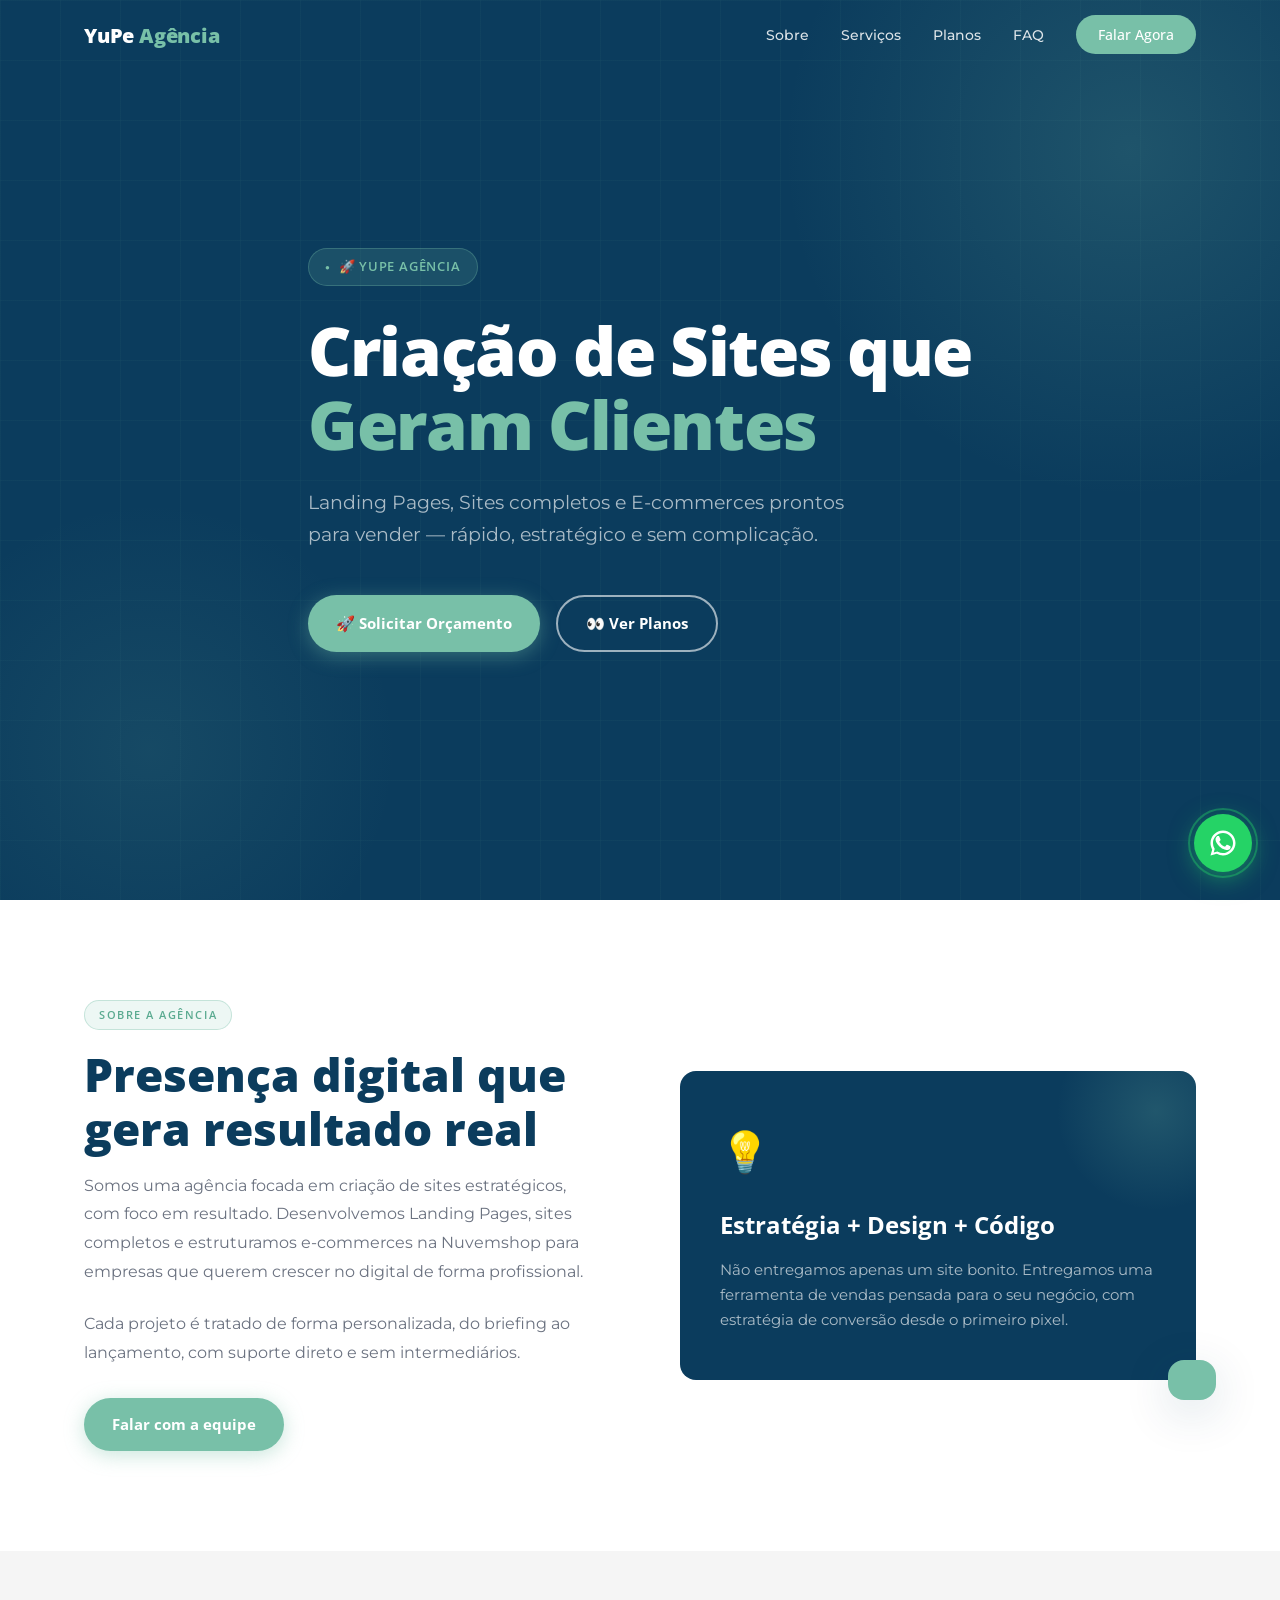
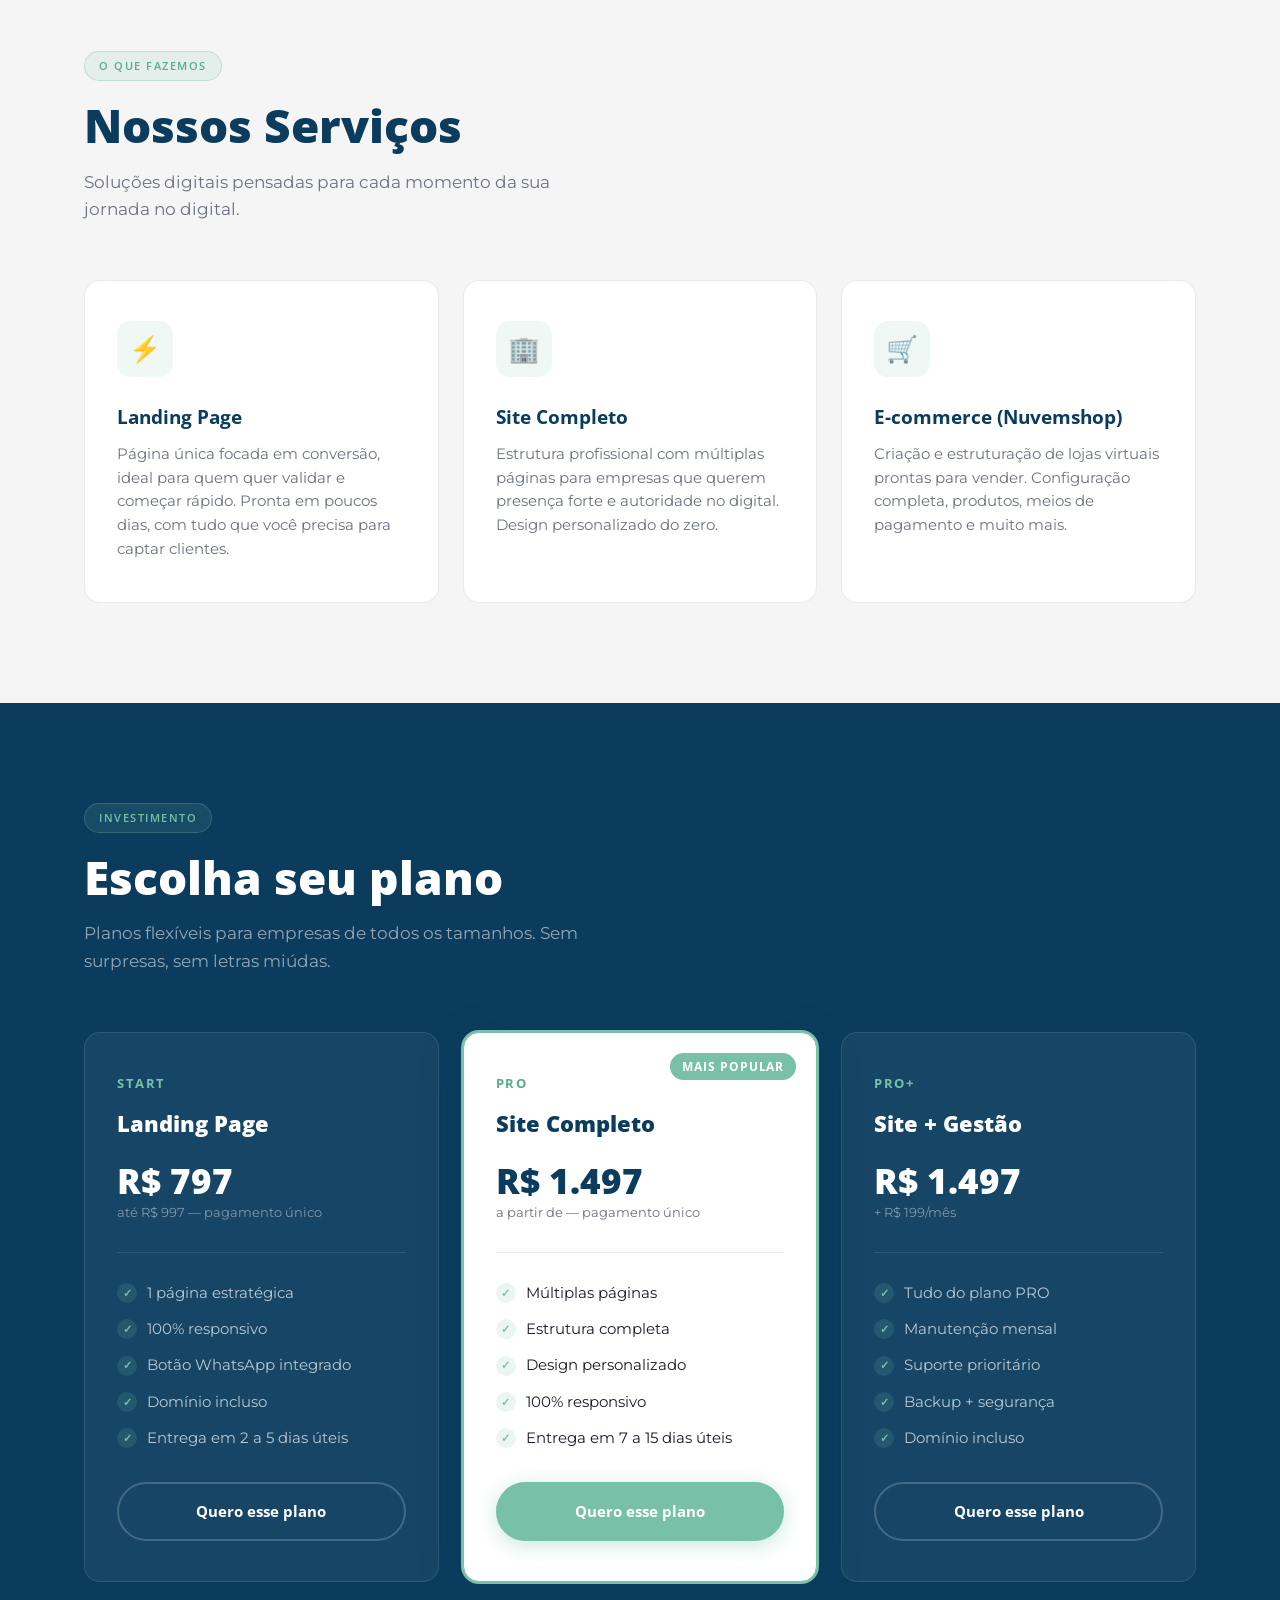
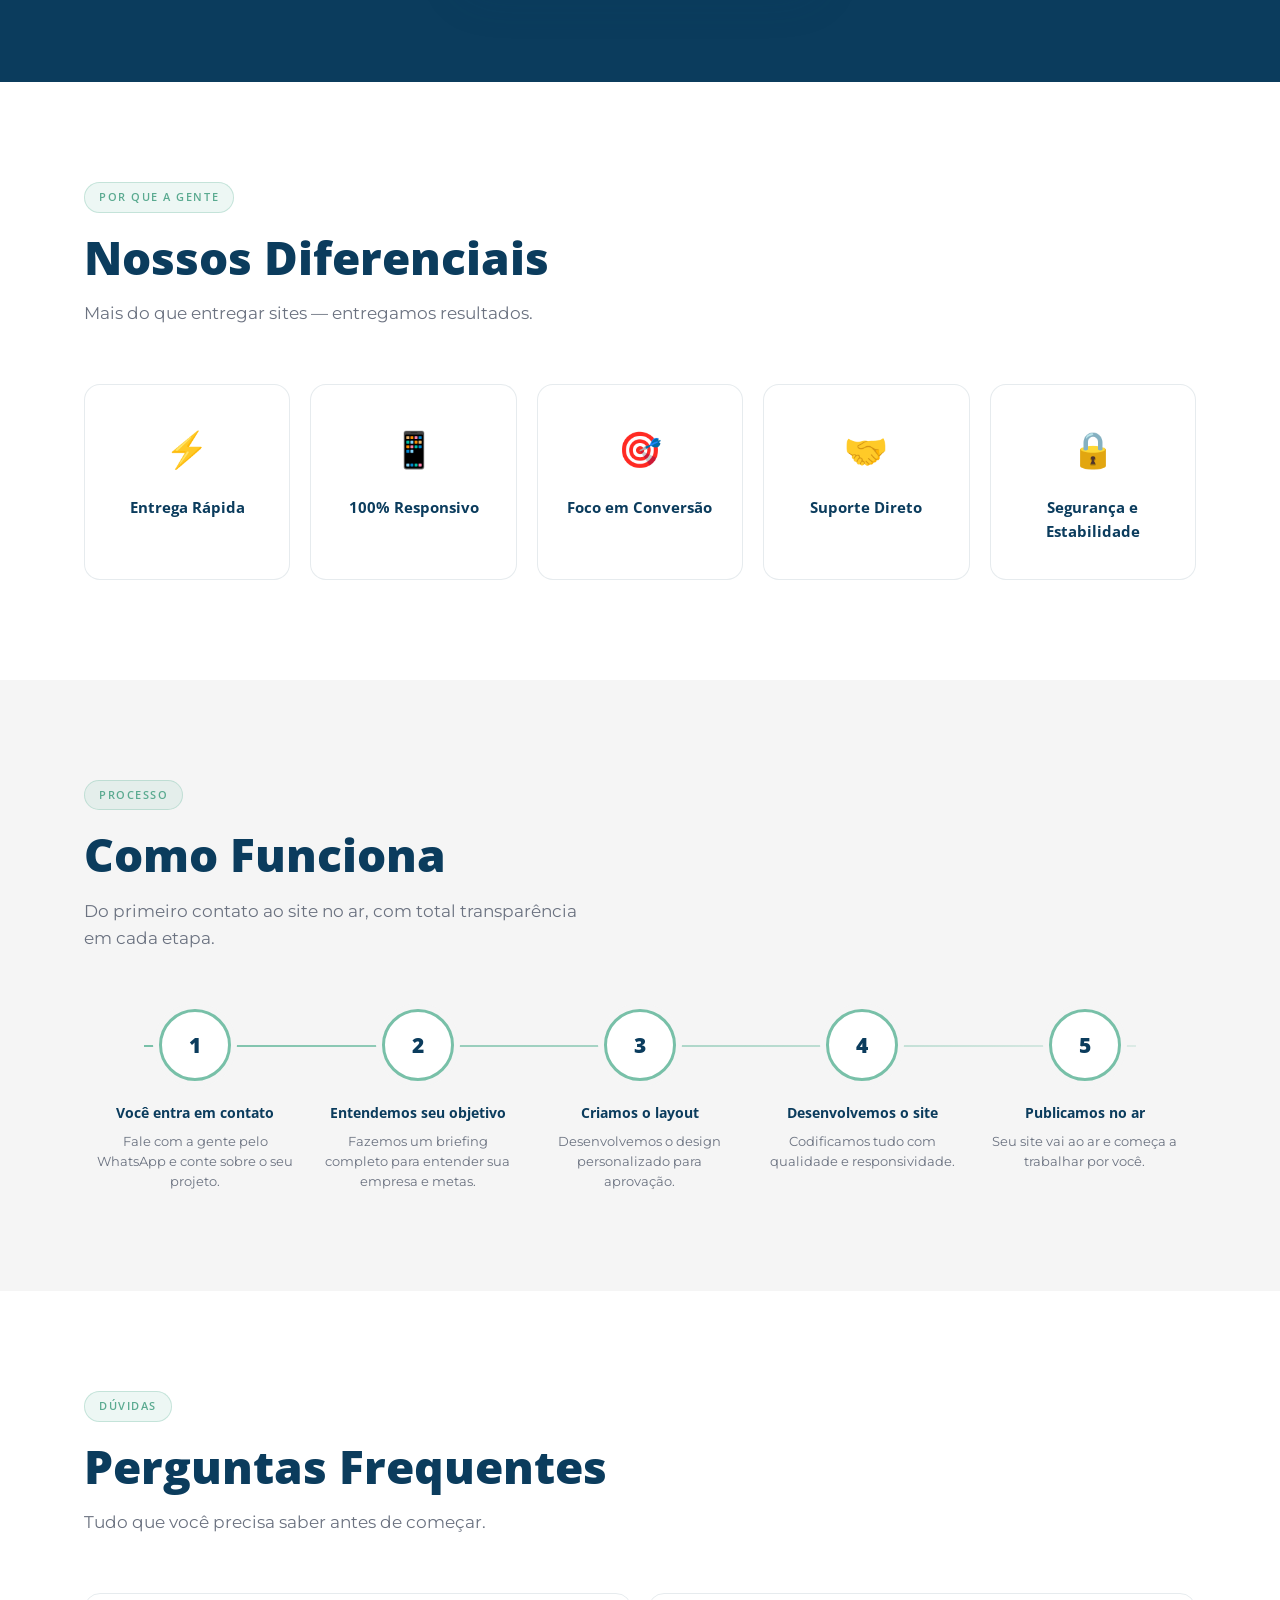
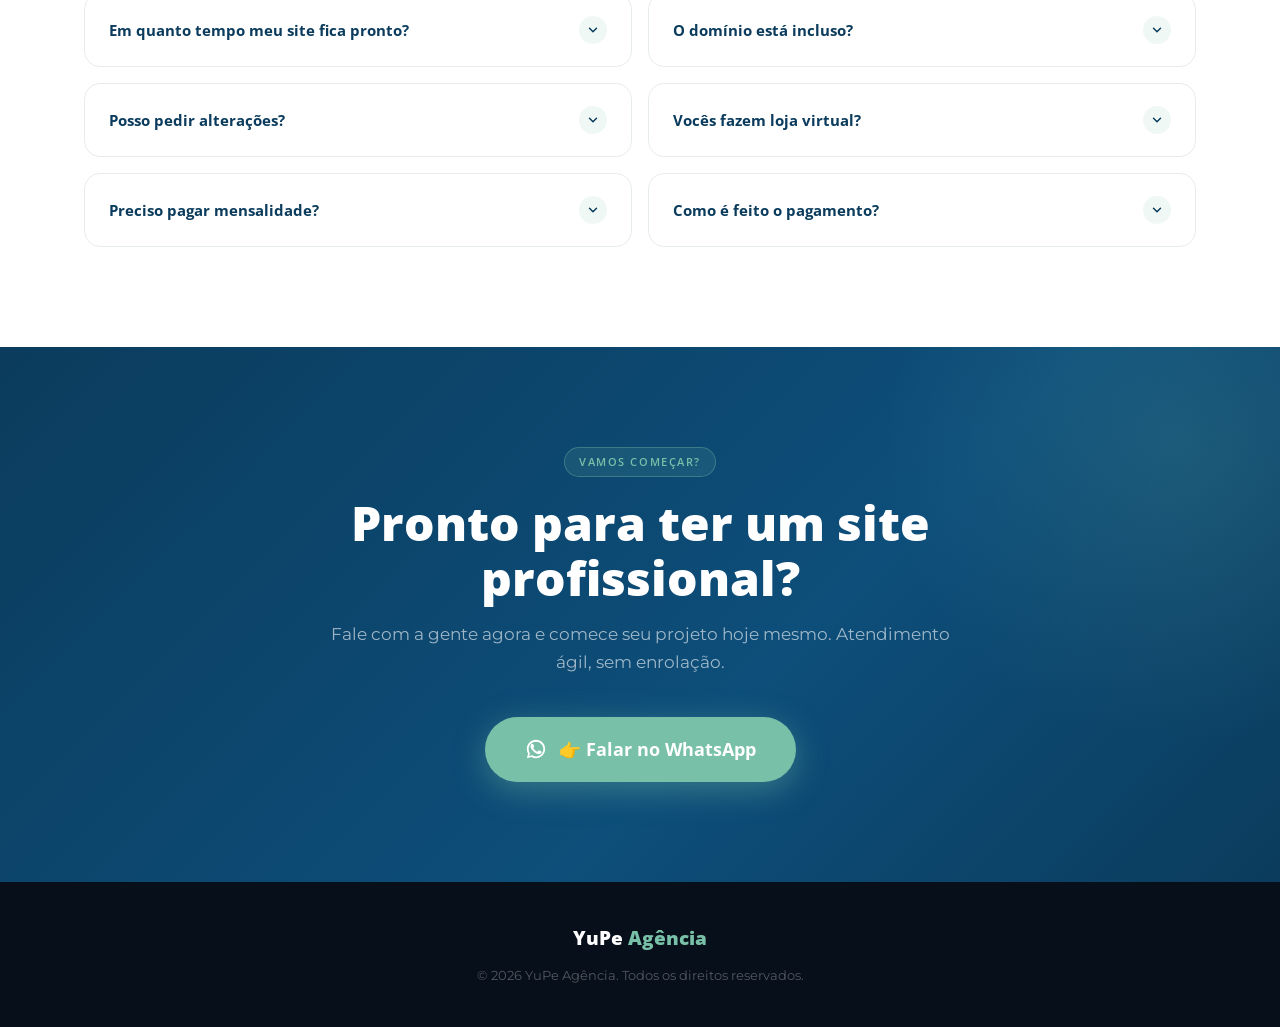
<file: Site YuPe.html>
<!DOCTYPE html>
<html lang="pt-BR">
<head>
  <meta charset="UTF-8" />
  <meta name="viewport" content="width=device-width, initial-scale=1.0" />
  <title>YuPe Agência — Sites Profissionais</title>
  <link rel="preconnect" href="https://fonts.googleapis.com" />
  <link rel="preconnect" href="https://fonts.gstatic.com" crossorigin />
  <link href="https://fonts.googleapis.com/css2?family=Open+Sans:wght@400;600;700;800&family=Montserrat:wght@300;400;500;600&display=swap" rel="stylesheet" />

  <style>
    /* ===================== RESET & VARIABLES ===================== */
    *, *::before, *::after { box-sizing: border-box; margin: 0; padding: 0; }

    :root {
      --green:    #78c0a8;
      --green-dark: #5aaa90;
      --navy:     #0b3c5d;
      --navy-mid: #0d4e7a;
      --bg:       #f5f5f5;
      --white:    #ffffff;
      --text:     #1a1a2e;
      --muted:    #6b7280;
      --border:   rgba(11,60,93,0.10);

      --font-display: 'Open Sans', sans-serif;
      --font-body:    'Montserrat', sans-serif;

      --radius:   16px;
      --shadow:   0 4px 24px rgba(11,60,93,0.10);
      --shadow-lg:0 12px 48px rgba(11,60,93,0.16);
      --transition: 0.28s cubic-bezier(.4,0,.2,1);
    }

    html { scroll-behavior: smooth; }

    body {
      font-family: var(--font-body);
      background: var(--bg);
      color: var(--text);
      line-height: 1.65;
      overflow-x: hidden;
    }

    /* ===================== SCROLLBAR ===================== */
    ::-webkit-scrollbar { width: 6px; }
    ::-webkit-scrollbar-track { background: var(--bg); }
    ::-webkit-scrollbar-thumb { background: var(--green); border-radius: 3px; }

    /* ===================== UTILITY ===================== */
    .container { max-width: 1160px; margin: 0 auto; padding: 0 24px; }
    .section    { padding: 100px 0; }
    .section-alt { background: var(--white); }

    .tag {
      display: inline-block;
      font-family: var(--font-display);
      font-size: 11px;
      font-weight: 600;
      letter-spacing: 0.14em;
      text-transform: uppercase;
      color: var(--green-dark);
      background: rgba(120,192,168,0.13);
      border: 1px solid rgba(120,192,168,0.35);
      padding: 5px 14px;
      border-radius: 100px;
      margin-bottom: 18px;
    }

    h2.section-title {
      font-family: var(--font-display);
      font-size: clamp(2rem, 4vw, 2.9rem);
      font-weight: 800;
      color: var(--navy);
      line-height: 1.15;
      margin-bottom: 16px;
    }

    .section-sub {
      font-size: 1.05rem;
      color: var(--muted);
      max-width: 520px;
      margin-bottom: 56px;
    }

    .btn {
      display: inline-flex;
      align-items: center;
      gap: 8px;
      padding: 14px 28px;
      border-radius: 100px;
      font-family: var(--font-display);
      font-size: 0.95rem;
      font-weight: 700;
      text-decoration: none;
      cursor: pointer;
      border: none;
      transition: var(--transition);
      white-space: nowrap;
    }

    .btn-primary {
      background: var(--green);
      color: var(--white);
      box-shadow: 0 4px 20px rgba(120,192,168,0.40);
    }
    .btn-primary:hover {
      background: var(--green-dark);
      transform: translateY(-2px);
      box-shadow: 0 8px 28px rgba(120,192,168,0.50);
    }

    .btn-outline {
      background: transparent;
      color: var(--navy);
      border: 2px solid var(--navy);
    }
    .btn-outline:hover {
      background: var(--navy);
      color: var(--white);
      transform: translateY(-2px);
    }

    .btn-outline-light {
      background: transparent;
      color: var(--white);
      border: 2px solid rgba(255,255,255,0.6);
    }
    .btn-outline-light:hover {
      background: rgba(255,255,255,0.12);
      border-color: var(--white);
    }

    /* ===================== NAVBAR ===================== */
    nav {
      position: fixed;
      top: 0; left: 0; right: 0;
      z-index: 999;
      padding: 0;
      transition: var(--transition);
    }

    nav.scrolled {
      background: rgba(255,255,255,0.95);
      backdrop-filter: blur(12px);
      box-shadow: 0 2px 20px rgba(11,60,93,0.10);
    }

    .nav-inner {
      display: flex;
      align-items: center;
      justify-content: space-between;
      height: 70px;
    }

    .nav-logo {
      font-family: var(--font-display);
      font-size: 1.25rem;
      font-weight: 800;
      color: var(--white);
      text-decoration: none;
      letter-spacing: -0.01em;
      transition: color var(--transition);
    }
    nav.scrolled .nav-logo { color: var(--navy); }

    .nav-logo span { color: var(--green); }

    .nav-links {
      display: flex;
      align-items: center;
      gap: 32px;
      list-style: none;
    }

    .nav-links a {
      font-size: 0.9rem;
      font-weight: 500;
      color: rgba(255,255,255,0.85);
      text-decoration: none;
      transition: color var(--transition);
    }
    nav.scrolled .nav-links a { color: var(--muted); }
    .nav-links a:hover,
    nav.scrolled .nav-links a:hover { color: var(--green-dark); }

    .nav-cta {
      background: var(--green) !important;
      color: var(--white) !important;
      padding: 10px 22px !important;
      border-radius: 100px;
      font-family: var(--font-display);
      font-weight: 700;
      font-size: 0.9rem !important;
    }
    .nav-cta:hover { background: var(--green-dark) !important; }

    .hamburger {
      display: none;
      flex-direction: column;
      gap: 5px;
      cursor: pointer;
      background: none;
      border: none;
      padding: 4px;
    }
    .hamburger span {
      display: block;
      width: 24px; height: 2px;
      background: var(--white);
      border-radius: 2px;
      transition: var(--transition);
    }
    nav.scrolled .hamburger span { background: var(--navy); }

    .mobile-menu {
      display: none;
      position: fixed;
      top: 70px; left: 0; right: 0;
      background: var(--white);
      padding: 24px;
      box-shadow: var(--shadow-lg);
      z-index: 998;
    }
    .mobile-menu.open { display: block; }
    .mobile-menu ul { list-style: none; display: flex; flex-direction: column; gap: 16px; }
    .mobile-menu a { font-weight: 500; color: var(--navy); text-decoration: none; font-size: 1rem; }
    .mobile-menu a:hover { color: var(--green-dark); }
    .mobile-menu .btn { width: 100%; justify-content: center; margin-top: 8px; }

    /* ===================== HERO ===================== */
    #hero {
      min-height: 100vh;
      background: var(--navy);
      position: relative;
      display: flex;
      align-items: center;
      overflow: hidden;
    }

    .hero-mesh {
      position: absolute;
      inset: 0;
      pointer-events: none;
      overflow: hidden;
    }
    .hero-mesh::before {
      content: '';
      position: absolute;
      width: 700px; height: 700px;
      background: radial-gradient(circle, rgba(120,192,168,0.18) 0%, transparent 70%);
      top: -200px; right: -200px;
      border-radius: 50%;
    }
    .hero-mesh::after {
      content: '';
      position: absolute;
      width: 500px; height: 500px;
      background: radial-gradient(circle, rgba(120,192,168,0.10) 0%, transparent 70%);
      bottom: -100px; left: -100px;
      border-radius: 50%;
    }

    .hero-grid {
      position: absolute;
      inset: 0;
      background-image:
        linear-gradient(rgba(120,192,168,0.04) 1px, transparent 1px),
        linear-gradient(90deg, rgba(120,192,168,0.04) 1px, transparent 1px);
      background-size: 60px 60px;
    }

    .hero-content {
      position: relative;
      z-index: 2;
      max-width: 780px;
    }

    .hero-badge {
      display: inline-flex;
      align-items: center;
      gap: 8px;
      background: rgba(120,192,168,0.15);
      border: 1px solid rgba(120,192,168,0.30);
      color: var(--green);
      padding: 7px 16px;
      border-radius: 100px;
      font-size: 0.82rem;
      font-weight: 600;
      letter-spacing: 0.06em;
      text-transform: uppercase;
      margin-bottom: 28px;
      font-family: var(--font-display);
    }
    .hero-badge::before { content: '●'; font-size: 0.5rem; animation: pulse-dot 2s ease-in-out infinite; }
    @keyframes pulse-dot { 0%,100%{opacity:1} 50%{opacity:0.3} }

    .hero-title {
      font-family: var(--font-display);
      font-size: clamp(2.4rem, 6vw, 4.2rem);
      font-weight: 800;
      color: var(--white);
      line-height: 1.1;
      margin-bottom: 24px;
      letter-spacing: -0.02em;
    }
    .hero-title em {
      font-style: normal;
      color: var(--green);
      position: relative;
    }

    .hero-sub {
      font-size: clamp(1rem, 2vw, 1.2rem);
      color: rgba(255,255,255,0.65);
      margin-bottom: 44px;
      max-width: 580px;
      line-height: 1.7;
    }

    .hero-btns { display: flex; gap: 16px; flex-wrap: wrap; }

    .hero-stats {
      display: flex;
      gap: 40px;
      margin-top: 64px;
      padding-top: 40px;
      border-top: 1px solid rgba(255,255,255,0.10);
      flex-wrap: wrap;
    }
    .stat-item { }
    .stat-num {
      font-family: var(--font-display);
      font-size: 2rem;
      font-weight: 800;
      color: var(--green);
      line-height: 1;
    }
    .stat-label {
      font-size: 0.82rem;
      color: rgba(255,255,255,0.50);
      margin-top: 4px;
      text-transform: uppercase;
      letter-spacing: 0.06em;
    }

    /* ===================== SOBRE ===================== */
    #sobre .sobre-grid {
      display: grid;
      grid-template-columns: 1fr 1fr;
      gap: 80px;
      align-items: center;
    }

    .sobre-visual {
      position: relative;
    }
    .sobre-card {
      background: var(--navy);
      border-radius: var(--radius);
      padding: 48px 40px;
      color: var(--white);
      position: relative;
      overflow: hidden;
    }
    .sobre-card::before {
      content: '';
      position: absolute;
      top: -60px; right: -60px;
      width: 200px; height: 200px;
      background: radial-gradient(circle, rgba(120,192,168,0.20) 0%, transparent 70%);
      border-radius: 50%;
    }
    .sobre-card-icon {
      font-size: 2.5rem;
      margin-bottom: 20px;
    }
    .sobre-card h3 {
      font-family: var(--font-display);
      font-size: 1.5rem;
      font-weight: 700;
      margin-bottom: 12px;
    }
    .sobre-card p { color: rgba(255,255,255,0.65); font-size: 0.95rem; }

    .sobre-float {
      position: absolute;
      bottom: -20px; right: -20px;
      background: var(--green);
      color: var(--white);
      border-radius: var(--radius);
      padding: 20px 24px;
      font-family: var(--font-display);
      font-weight: 700;
      font-size: 0.9rem;
      box-shadow: var(--shadow-lg);
    }
    .sobre-float span {
      display: block;
      font-size: 1.8rem;
      font-weight: 800;
    }

    /* ===================== SERVIÇOS ===================== */
    #servicos .cards-grid {
      display: grid;
      grid-template-columns: repeat(3, 1fr);
      gap: 24px;
    }

    .service-card {
      background: var(--white);
      border-radius: var(--radius);
      padding: 40px 32px;
      border: 1px solid var(--border);
      transition: var(--transition);
      position: relative;
      overflow: hidden;
    }
    .service-card::after {
      content: '';
      position: absolute;
      bottom: 0; left: 0; right: 0;
      height: 3px;
      background: var(--green);
      transform: scaleX(0);
      transform-origin: left;
      transition: transform var(--transition);
    }
    .service-card:hover { transform: translateY(-6px); box-shadow: var(--shadow-lg); }
    .service-card:hover::after { transform: scaleX(1); }

    .service-icon {
      width: 56px; height: 56px;
      background: rgba(120,192,168,0.12);
      border-radius: 14px;
      display: flex; align-items: center; justify-content: center;
      font-size: 1.6rem;
      margin-bottom: 24px;
    }
    .service-card h3 {
      font-family: var(--font-display);
      font-size: 1.2rem;
      font-weight: 700;
      color: var(--navy);
      margin-bottom: 10px;
    }
    .service-card p { font-size: 0.93rem; color: var(--muted); line-height: 1.6; }

    /* ===================== PLANOS ===================== */
    #planos { background: var(--navy); }
    #planos .tag { color: var(--green); background: rgba(120,192,168,0.12); border-color: rgba(120,192,168,0.25); }
    #planos h2.section-title { color: var(--white); }
    #planos .section-sub { color: rgba(255,255,255,0.55); }

    .plans-grid {
      display: grid;
      grid-template-columns: repeat(3, 1fr);
      gap: 24px;
      align-items: start;
    }

    .plan-card {
      background: rgba(255,255,255,0.05);
      border: 1px solid rgba(255,255,255,0.10);
      border-radius: var(--radius);
      padding: 40px 32px;
      transition: var(--transition);
      position: relative;
      overflow: hidden;
    }
    .plan-card:hover {
      background: rgba(255,255,255,0.08);
      transform: translateY(-4px);
    }
    .plan-card.featured {
      background: var(--white);
      border-color: var(--green);
      box-shadow: 0 0 0 2px var(--green), var(--shadow-lg);
      transform: scale(1.02);
    }
    .plan-card.featured:hover { transform: scale(1.02) translateY(-4px); }

    .plan-badge {
      position: absolute;
      top: 20px; right: 20px;
      background: var(--green);
      color: var(--white);
      font-size: 0.72rem;
      font-weight: 700;
      text-transform: uppercase;
      letter-spacing: 0.08em;
      padding: 4px 12px;
      border-radius: 100px;
      font-family: var(--font-display);
    }

    .plan-name {
      font-family: var(--font-display);
      font-size: 0.8rem;
      font-weight: 700;
      text-transform: uppercase;
      letter-spacing: 0.12em;
      color: var(--green);
      margin-bottom: 12px;
    }
    .plan-card.featured .plan-name { color: var(--green-dark); }

    .plan-title {
      font-family: var(--font-display);
      font-size: 1.4rem;
      font-weight: 800;
      color: var(--white);
      margin-bottom: 20px;
    }
    .plan-card.featured .plan-title { color: var(--navy); }

    .plan-price {
      margin-bottom: 28px;
      padding-bottom: 28px;
      border-bottom: 1px solid rgba(255,255,255,0.10);
    }
    .plan-card.featured .plan-price { border-bottom-color: var(--border); }

    .plan-price-main {
      font-family: var(--font-display);
      font-size: 2.2rem;
      font-weight: 800;
      color: var(--white);
      line-height: 1;
    }
    .plan-card.featured .plan-price-main { color: var(--navy); }

    .plan-price-detail {
      font-size: 0.83rem;
      color: rgba(255,255,255,0.45);
      margin-top: 4px;
    }
    .plan-card.featured .plan-price-detail { color: var(--muted); }

    .plan-features {
      list-style: none;
      display: flex;
      flex-direction: column;
      gap: 12px;
      margin-bottom: 32px;
    }
    .plan-features li {
      display: flex;
      align-items: center;
      gap: 10px;
      font-size: 0.92rem;
      color: rgba(255,255,255,0.70);
    }
    .plan-card.featured .plan-features li { color: var(--text); }
    .plan-features li::before {
      content: '✓';
      width: 20px; height: 20px;
      background: rgba(120,192,168,0.15);
      color: var(--green);
      border-radius: 50%;
      display: flex;
      align-items: center;
      justify-content: center;
      font-size: 0.7rem;
      font-weight: 700;
      flex-shrink: 0;
    }

    .plan-btn {
      display: flex; align-items: center; justify-content: center;
      width: 100%;
      padding: 15px;
      border-radius: 100px;
      font-family: var(--font-display);
      font-size: 0.95rem;
      font-weight: 700;
      text-decoration: none;
      transition: var(--transition);
      border: 2px solid rgba(255,255,255,0.20);
      color: var(--white);
      cursor: pointer;
      background: transparent;
    }
    .plan-btn:hover {
      background: rgba(255,255,255,0.10);
      border-color: rgba(255,255,255,0.40);
    }
    .plan-card.featured .plan-btn {
      background: var(--green);
      border-color: var(--green);
      color: var(--white);
      box-shadow: 0 4px 20px rgba(120,192,168,0.40);
    }
    .plan-card.featured .plan-btn:hover {
      background: var(--green-dark);
      transform: translateY(-2px);
    }

    /* ===================== DIFERENCIAIS ===================== */
    #diferenciais .diff-grid {
      display: grid;
      grid-template-columns: repeat(5, 1fr);
      gap: 20px;
    }

    .diff-item {
      text-align: center;
      padding: 36px 20px;
      background: var(--white);
      border-radius: var(--radius);
      border: 1px solid var(--border);
      transition: var(--transition);
    }
    .diff-item:hover { transform: translateY(-6px); box-shadow: var(--shadow); }

    .diff-icon {
      font-size: 2.2rem;
      margin-bottom: 16px;
      display: block;
    }
    .diff-item h4 {
      font-family: var(--font-display);
      font-size: 0.92rem;
      font-weight: 700;
      color: var(--navy);
    }

    /* ===================== COMO FUNCIONA ===================== */
    #como-funciona { background: var(--bg); }

    .steps-wrap {
      display: grid;
      grid-template-columns: repeat(5, 1fr);
      gap: 0;
      position: relative;
    }
    .steps-wrap::before {
      content: '';
      position: absolute;
      top: 36px; left: 60px; right: 60px;
      height: 2px;
      background: linear-gradient(90deg, var(--green) 0%, rgba(120,192,168,0.2) 100%);
      z-index: 0;
    }

    .step {
      text-align: center;
      position: relative;
      z-index: 1;
      padding: 0 12px;
    }

    .step-num {
      width: 72px; height: 72px;
      background: var(--white);
      border: 3px solid var(--green);
      border-radius: 50%;
      display: flex; align-items: center; justify-content: center;
      font-family: var(--font-display);
      font-size: 1.3rem;
      font-weight: 800;
      color: var(--navy);
      margin: 0 auto 20px;
      transition: var(--transition);
      box-shadow: 0 0 0 6px var(--bg);
    }
    .step:hover .step-num {
      background: var(--green);
      color: var(--white);
      transform: scale(1.1);
    }

    .step h4 {
      font-family: var(--font-display);
      font-size: 0.88rem;
      font-weight: 700;
      color: var(--navy);
      margin-bottom: 8px;
    }
    .step p { font-size: 0.82rem; color: var(--muted); line-height: 1.5; }

    /* ===================== FAQ ===================== */
    #faq { background: var(--white); }

    .faq-grid {
      display: grid;
      grid-template-columns: 1fr 1fr;
      gap: 16px;
    }

    .faq-item {
      border: 1px solid var(--border);
      border-radius: var(--radius);
      overflow: hidden;
      transition: var(--transition);
    }
    .faq-item.open { box-shadow: var(--shadow); border-color: var(--green); }

    .faq-q {
      width: 100%;
      display: flex;
      align-items: center;
      justify-content: space-between;
      gap: 16px;
      padding: 22px 24px;
      background: none;
      border: none;
      cursor: pointer;
      text-align: left;
      font-family: var(--font-display);
      font-size: 0.95rem;
      font-weight: 700;
      color: var(--navy);
      transition: var(--transition);
    }
    .faq-q:hover { color: var(--green-dark); }

    .faq-arrow {
      width: 28px; height: 28px;
      background: rgba(120,192,168,0.12);
      border-radius: 50%;
      display: flex; align-items: center; justify-content: center;
      flex-shrink: 0;
      transition: transform var(--transition), background var(--transition);
    }
    .faq-item.open .faq-arrow {
      transform: rotate(180deg);
      background: var(--green);
    }
    .faq-arrow svg { width: 14px; height: 14px; }
    .faq-item.open .faq-arrow svg path { stroke: var(--white); }

    .faq-a {
      max-height: 0;
      overflow: hidden;
      transition: max-height 0.35s cubic-bezier(.4,0,.2,1), padding 0.3s;
    }
    .faq-a-inner {
      padding: 0 24px 22px;
      font-size: 0.92rem;
      color: var(--muted);
      line-height: 1.7;
    }
    .faq-item.open .faq-a { max-height: 200px; }

    /* ===================== CTA FINAL ===================== */
    #cta {
      background: linear-gradient(135deg, var(--navy) 0%, #0d4e7a 60%, #0b3c5d 100%);
      position: relative;
      overflow: hidden;
    }
    #cta::before {
      content: '';
      position: absolute;
      top: -200px; right: -200px;
      width: 600px; height: 600px;
      background: radial-gradient(circle, rgba(120,192,168,0.15) 0%, transparent 70%);
      border-radius: 50%;
    }

    .cta-inner {
      position: relative;
      z-index: 1;
      text-align: center;
      max-width: 640px;
      margin: 0 auto;
    }
    .cta-inner h2 {
      font-family: var(--font-display);
      font-size: clamp(2rem, 4vw, 3rem);
      font-weight: 800;
      color: var(--white);
      margin-bottom: 16px;
      line-height: 1.15;
    }
    .cta-inner p {
      color: rgba(255,255,255,0.60);
      font-size: 1.05rem;
      margin-bottom: 40px;
    }
    .cta-btn-big {
      display: inline-flex;
      align-items: center;
      gap: 12px;
      background: var(--green);
      color: var(--white);
      padding: 18px 40px;
      border-radius: 100px;
      font-family: var(--font-display);
      font-size: 1.1rem;
      font-weight: 700;
      text-decoration: none;
      transition: var(--transition);
      box-shadow: 0 8px 32px rgba(120,192,168,0.40);
    }
    .cta-btn-big:hover {
      background: var(--green-dark);
      transform: translateY(-3px);
      box-shadow: 0 14px 40px rgba(120,192,168,0.50);
    }

    /* ===================== FOOTER ===================== */
    footer {
      background: #070f1a;
      padding: 40px 0;
      text-align: center;
    }
    footer .footer-logo {
      font-family: var(--font-display);
      font-size: 1.2rem;
      font-weight: 800;
      color: var(--white);
      margin-bottom: 12px;
    }
    footer .footer-logo span { color: var(--green); }
    footer p { color: rgba(255,255,255,0.30); font-size: 0.82rem; }

    /* ===================== WHATSAPP FLOAT ===================== */
    .whatsapp-float {
      position: fixed;
      bottom: 28px; right: 28px;
      z-index: 9999;
      width: 58px; height: 58px;
      background: #25D366;
      border-radius: 50%;
      display: flex; align-items: center; justify-content: center;
      box-shadow: 0 6px 24px rgba(37,211,102,0.50);
      text-decoration: none;
      transition: var(--transition);
      animation: float-wa 3s ease-in-out infinite;
    }
    .whatsapp-float:hover { transform: scale(1.12); box-shadow: 0 10px 32px rgba(37,211,102,0.60); }
    .whatsapp-float svg { width: 30px; height: 30px; }

    @keyframes float-wa {
      0%,100% { transform: translateY(0); }
      50%      { transform: translateY(-6px); }
    }
    .whatsapp-float:hover { animation: none; }

    .wa-pulse {
      position: absolute;
      inset: -6px;
      border: 2px solid rgba(37,211,102,0.40);
      border-radius: 50%;
      animation: wa-ring 2.5s ease-out infinite;
    }
    @keyframes wa-ring {
      0%   { transform: scale(1); opacity: 1; }
      100% { transform: scale(1.5); opacity: 0; }
    }

    /* ===================== ANIMATIONS ===================== */
    .fade-up {
      opacity: 0;
      transform: translateY(30px);
      transition: opacity 0.65s ease, transform 0.65s ease;
    }
    .fade-up.visible {
      opacity: 1;
      transform: translateY(0);
    }
    .delay-1 { transition-delay: 0.1s; }
    .delay-2 { transition-delay: 0.2s; }
    .delay-3 { transition-delay: 0.3s; }
    .delay-4 { transition-delay: 0.4s; }

    /* ===================== RESPONSIVE ===================== */
    @media (max-width: 1024px) {
      .sobre-grid { grid-template-columns: 1fr !important; gap: 48px !important; }
      .diff-grid { grid-template-columns: repeat(3, 1fr) !important; }
      .steps-wrap { grid-template-columns: repeat(3, 1fr) !important; gap: 24px !important; }
      .steps-wrap::before { display: none; }
    }

    @media (max-width: 768px) {
      .section { padding: 72px 0; }
      .nav-links { display: none; }
      .hamburger { display: flex; }
      #servicos .cards-grid { grid-template-columns: 1fr !important; }
      .plans-grid { grid-template-columns: 1fr !important; }
      .plan-card.featured { transform: none; }
      .diff-grid { grid-template-columns: repeat(2, 1fr) !important; }
      .steps-wrap { grid-template-columns: 1fr !important; }
      .faq-grid { grid-template-columns: 1fr !important; }
      .hero-stats { gap: 24px; }
      .sobre-float { position: static; margin-top: 20px; display: inline-block; }
    }

    @media (max-width: 480px) {
      .hero-btns { flex-direction: column; }
      .hero-btns .btn { justify-content: center; }
      .diff-grid { grid-template-columns: 1fr !important; }
    }
  </style>
</head>
<body>

  <!-- ==================== NAVBAR ==================== -->
  <nav id="navbar">
    <div class="container">
      <div class="nav-inner">
        <a href="#hero" class="nav-logo">YuPe <span>Agência</span></a>
        <ul class="nav-links">
          <li><a href="#sobre">Sobre</a></li>
          <li><a href="#servicos">Serviços</a></li>
          <li><a href="#planos">Planos</a></li>
          <li><a href="#faq">FAQ</a></li>
          <li><a href="https://wa.me/41995107048" target="_blank" class="nav-cta">Falar Agora</a></li>
        </ul>
        <button class="hamburger" id="hamburger" aria-label="Menu">
          <span></span><span></span><span></span>
        </button>
      </div>
    </div>
  </nav>

  <!-- Mobile Menu -->
  <div class="mobile-menu" id="mobileMenu">
    <ul>
      <li><a href="#sobre" onclick="closeMobile()">Sobre</a></li>
      <li><a href="#servicos" onclick="closeMobile()">Serviços</a></li>
      <li><a href="#planos" onclick="closeMobile()">Planos</a></li>
      <li><a href="#faq" onclick="closeMobile()">FAQ</a></li>
    </ul>
    <a href="https://wa.me/41995107048" target="_blank" class="btn btn-primary" style="margin-top:16px;width:100%;justify-content:center;">💬 Falar no WhatsApp</a>
  </div>

  <!-- ==================== HERO ==================== -->
  <section id="hero">
    <div class="hero-mesh"></div>
    <div class="hero-grid"></div>
    <div class="container">
      <div class="hero-content">
        <div class="hero-badge">🚀 YuPe Agência</div>
        <h1 class="hero-title">
          Criação de Sites que<br /><em>Geram Clientes</em>
        </h1>
        <p class="hero-sub">
          Landing Pages, Sites completos e E-commerces prontos para vender — rápido, estratégico e sem complicação.
        </p>
        <div class="hero-btns">
          <a href="https://wa.me/41995107048" target="_blank" class="btn btn-primary">🚀 Solicitar Orçamento</a>
          <a href="#planos" class="btn btn-outline-light">👀 Ver Planos</a>
        </div>
      </div>
    </div>
  </section>

  <!-- ==================== SOBRE ==================== -->
  <section id="sobre" class="section section-alt">
    <div class="container">
      <div class="sobre-grid">
        <div>
          <div class="tag">Sobre a Agência</div>
          <h2 class="section-title">Presença digital que<br />gera resultado real</h2>
          <p style="color:var(--muted);margin-bottom:24px;font-size:1.02rem;line-height:1.75;">
            Somos uma agência focada em criação de sites estratégicos, com foco em resultado. Desenvolvemos Landing Pages, sites completos e estruturamos e-commerces na Nuvemshop para empresas que querem crescer no digital de forma profissional.
          </p>
          <p style="color:var(--muted);font-size:1.02rem;line-height:1.75;">
            Cada projeto é tratado de forma personalizada, do briefing ao lançamento, com suporte direto e sem intermediários.
          </p>
          <a href="https://wa.me/41995107048" target="_blank" class="btn btn-primary" style="margin-top:32px;">Falar com a equipe</a>
        </div>
        <div class="sobre-visual fade-up">
          <div class="sobre-card">
            <div class="sobre-card-icon">💡</div>
            <h3>Estratégia + Design + Código</h3>
            <p>Não entregamos apenas um site bonito. Entregamos uma ferramenta de vendas pensada para o seu negócio, com estratégia de conversão desde o primeiro pixel.</p>
          </div>
          <div class="sobre-float">
          </div>
        </div>
      </div>
    </div>
  </section>

  <!-- ==================== SERVIÇOS ==================== -->
  <section id="servicos" class="section">
    <div class="container">
      <div class="tag">O que fazemos</div>
      <h2 class="section-title">Nossos Serviços</h2>
      <p class="section-sub">Soluções digitais pensadas para cada momento da sua jornada no digital.</p>

      <div class="cards-grid">
        <div class="service-card fade-up">
          <div class="service-icon">⚡</div>
          <h3>Landing Page</h3>
          <p>Página única focada em conversão, ideal para quem quer validar e começar rápido. Pronta em poucos dias, com tudo que você precisa para captar clientes.</p>
        </div>
        <div class="service-card fade-up delay-1">
          <div class="service-icon">🏢</div>
          <h3>Site Completo</h3>
          <p>Estrutura profissional com múltiplas páginas para empresas que querem presença forte e autoridade no digital. Design personalizado do zero.</p>
        </div>
        <div class="service-card fade-up delay-2">
          <div class="service-icon">🛒</div>
          <h3>E-commerce (Nuvemshop)</h3>
          <p>Criação e estruturação de lojas virtuais prontas para vender. Configuração completa, produtos, meios de pagamento e muito mais.</p>
        </div>
      </div>
    </div>
  </section>

  <!-- ==================== PLANOS ==================== -->
  <section id="planos" class="section">
    <div class="container">
      <div class="tag">Investimento</div>
      <h2 class="section-title">Escolha seu plano</h2>
      <p class="section-sub">Planos flexíveis para empresas de todos os tamanhos. Sem surpresas, sem letras miúdas.</p>

      <div class="plans-grid">
        <!-- START -->
        <div class="plan-card fade-up">
          <div class="plan-name">START</div>
          <div class="plan-title">Landing Page</div>
          <div class="plan-price">
            <div class="plan-price-main">R$ 797</div>
            <div class="plan-price-detail">até R$ 997 — pagamento único</div>
          </div>
          <ul class="plan-features">
            <li>1 página estratégica</li>
            <li>100% responsivo</li>
            <li>Botão WhatsApp integrado</li>
            <li>Domínio incluso</li>
            <li>Entrega em 2 a 5 dias úteis</li>
          </ul>
          <a href="https://wa.me/41995107048?text=Olá! Tenho interesse no plano START." target="_blank" class="plan-btn">Quero esse plano</a>
        </div>

        <!-- PRO -->
        <div class="plan-card featured fade-up delay-1">
          <div class="plan-badge">Mais popular</div>
          <div class="plan-name">PRO</div>
          <div class="plan-title">Site Completo</div>
          <div class="plan-price">
            <div class="plan-price-main">R$ 1.497</div>
            <div class="plan-price-detail">a partir de — pagamento único</div>
          </div>
          <ul class="plan-features">
            <li>Múltiplas páginas</li>
            <li>Estrutura completa</li>
            <li>Design personalizado</li>
            <li>100% responsivo</li>
            <li>Entrega em 7 a 15 dias úteis</li>
          </ul>
          <a href="https://wa.me/41995107048?text=Olá! Tenho interesse no plano PRO." target="_blank" class="plan-btn">Quero esse plano</a>
        </div>

        <!-- PRO+ -->
        <div class="plan-card fade-up delay-2">
          <div class="plan-name">PRO+</div>
          <div class="plan-title">Site + Gestão</div>
          <div class="plan-price">
            <div class="plan-price-main">R$ 1.497</div>
            <div class="plan-price-detail"> + R$ 199/mês</div>
          </div>
          <ul class="plan-features">
            <li>Tudo do plano PRO</li>
            <li>Manutenção mensal</li>
            <li>Suporte prioritário</li>
            <li>Backup + segurança</li>
            <li>Domínio incluso</li>
          </ul>
          <a href="https://wa.me/41995107048?text=Olá! Tenho interesse no plano PRO+." target="_blank" class="plan-btn">Quero esse plano</a>
        </div>
      </div>
    </div>
  </section>

  <!-- ==================== DIFERENCIAIS ==================== -->
  <section id="diferenciais" class="section section-alt">
    <div class="container">
      <div class="tag">Por que a gente</div>
      <h2 class="section-title">Nossos Diferenciais</h2>
      <p class="section-sub">Mais do que entregar sites — entregamos resultados.</p>

      <div class="diff-grid">
        <div class="diff-item fade-up">
          <span class="diff-icon">⚡</span>
          <h4>Entrega Rápida</h4>
        </div>
        <div class="diff-item fade-up delay-1">
          <span class="diff-icon">📱</span>
          <h4>100% Responsivo</h4>
        </div>
        <div class="diff-item fade-up delay-2">
          <span class="diff-icon">🎯</span>
          <h4>Foco em Conversão</h4>
        </div>
        <div class="diff-item fade-up delay-3">
          <span class="diff-icon">🤝</span>
          <h4>Suporte Direto</h4>
        </div>
        <div class="diff-item fade-up delay-4">
          <span class="diff-icon">🔒</span>
          <h4>Segurança e Estabilidade</h4>
        </div>
      </div>
    </div>
  </section>

  <!-- ==================== COMO FUNCIONA ==================== -->
  <section id="como-funciona" class="section">
    <div class="container">
      <div class="tag">Processo</div>
      <h2 class="section-title">Como Funciona</h2>
      <p class="section-sub">Do primeiro contato ao site no ar, com total transparência em cada etapa.</p>

      <div class="steps-wrap">
        <div class="step fade-up">
          <div class="step-num">1</div>
          <h4>Você entra em contato</h4>
          <p>Fale com a gente pelo WhatsApp e conte sobre o seu projeto.</p>
        </div>
        <div class="step fade-up delay-1">
          <div class="step-num">2</div>
          <h4>Entendemos seu objetivo</h4>
          <p>Fazemos um briefing completo para entender sua empresa e metas.</p>
        </div>
        <div class="step fade-up delay-2">
          <div class="step-num">3</div>
          <h4>Criamos o layout</h4>
          <p>Desenvolvemos o design personalizado para aprovação.</p>
        </div>
        <div class="step fade-up delay-3">
          <div class="step-num">4</div>
          <h4>Desenvolvemos o site</h4>
          <p>Codificamos tudo com qualidade e responsividade.</p>
        </div>
        <div class="step fade-up delay-4">
          <div class="step-num">5</div>
          <h4>Publicamos no ar</h4>
          <p>Seu site vai ao ar e começa a trabalhar por você.</p>
        </div>
      </div>
    </div>
  </section>

  <!-- ==================== FAQ ==================== -->
  <section id="faq" class="section section-alt">
    <div class="container">
      <div class="tag">Dúvidas</div>
      <h2 class="section-title">Perguntas Frequentes</h2>
      <p class="section-sub">Tudo que você precisa saber antes de começar.</p>

      <div class="faq-grid">

        <div class="faq-item">
          <button class="faq-q" onclick="toggleFaq(this)">
            Em quanto tempo meu site fica pronto?
            <span class="faq-arrow">
              <svg viewBox="0 0 24 24" fill="none"><path d="M6 9l6 6 6-6" stroke="#0b3c5d" stroke-width="2.5" stroke-linecap="round" stroke-linejoin="round"/></svg>
            </span>
          </button>
          <div class="faq-a"><div class="faq-a-inner">Landing Page: de 2 a 5 dias úteis. Site completo: de 7 a 15 dias úteis. O prazo começa a contar após o briefing e aprovação do layout.</div></div>
        </div>

        <div class="faq-item">
          <button class="faq-q" onclick="toggleFaq(this)">
            O domínio está incluso?
            <span class="faq-arrow">
              <svg viewBox="0 0 24 24" fill="none"><path d="M6 9l6 6 6-6" stroke="#0b3c5d" stroke-width="2.5" stroke-linecap="round" stroke-linejoin="round"/></svg>
            </span>
          </button>
          <div class="faq-a"><div class="faq-a-inner">Sim! O domínio está incluso no plano START (Landing Page) e no plano PRO+ (com gestão mensal). Para o plano PRO, o domínio pode ser incluído mediante consulta.</div></div>
        </div>

        <div class="faq-item">
          <button class="faq-q" onclick="toggleFaq(this)">
            Posso pedir alterações?
            <span class="faq-arrow">
              <svg viewBox="0 0 24 24" fill="none"><path d="M6 9l6 6 6-6" stroke="#0b3c5d" stroke-width="2.5" stroke-linecap="round" stroke-linejoin="round"/></svg>
            </span>
          </button>
          <div class="faq-a"><div class="faq-a-inner">Sim. Alterações pontuais após a entrega são cobradas à parte. Clientes do plano PRO+ têm alterações inclusas no valor da gestão mensal, sem custo adicional.</div></div>
        </div>

        <div class="faq-item">
          <button class="faq-q" onclick="toggleFaq(this)">
            Vocês fazem loja virtual?
            <span class="faq-arrow">
              <svg viewBox="0 0 24 24" fill="none"><path d="M6 9l6 6 6-6" stroke="#0b3c5d" stroke-width="2.5" stroke-linecap="round" stroke-linejoin="round"/></svg>
            </span>
          </button>
          <div class="faq-a"><div class="faq-a-inner">Sim! Trabalhamos com a Nuvemshop para criação e estruturação de lojas virtuais completas, com configuração de produtos, meios de pagamento e personalização do layout.</div></div>
        </div>

        <div class="faq-item">
          <button class="faq-q" onclick="toggleFaq(this)">
            Preciso pagar mensalidade?
            <span class="faq-arrow">
              <svg viewBox="0 0 24 24" fill="none"><path d="M6 9l6 6 6-6" stroke="#0b3c5d" stroke-width="2.5" stroke-linecap="round" stroke-linejoin="round"/></svg>
            </span>
          </button>
          <div class="faq-a"><div class="faq-a-inner">Não é obrigatório. A mensalidade de R$ 199/mês existe apenas no plano PRO+, que inclui manutenção, suporte, backup e segurança. Os planos START e PRO são pagamento único.</div></div>
        </div>

        <div class="faq-item">
          <button class="faq-q" onclick="toggleFaq(this)">
            Como é feito o pagamento?
            <span class="faq-arrow">
              <svg viewBox="0 0 24 24" fill="none"><path d="M6 9l6 6 6-6" stroke="#0b3c5d" stroke-width="2.5" stroke-linecap="round" stroke-linejoin="round"/></svg>
            </span>
          </button>
          <div class="faq-a"><div class="faq-a-inner">Aceitamos Pix, Boleto e parcelamento no cartão (consulte condições). Trabalhamos com 50% de entrada e 50% na entrega do site.</div></div>
        </div>

      </div>
    </div>
  </section>

  <!-- ==================== CTA FINAL ==================== -->
  <section id="cta" class="section">
    <div class="container">
      <div class="cta-inner">
        <div class="tag" style="color:var(--green);">Vamos começar?</div>
        <h2>Pronto para ter um site profissional?</h2>
        <p>Fale com a gente agora e comece seu projeto hoje mesmo. Atendimento ágil, sem enrolação.</p>
        <a href="https://wa.me/41995107048" target="_blank" class="cta-btn-big">
          <svg width="22" height="22" viewBox="0 0 24 24" fill="white"><path d="M17.472 14.382c-.297-.149-1.758-.867-2.03-.967-.273-.099-.471-.148-.67.15-.197.297-.767.966-.94 1.164-.173.199-.347.223-.644.075-.297-.15-1.255-.463-2.39-1.475-.883-.788-1.48-1.761-1.653-2.059-.173-.297-.018-.458.13-.606.134-.133.298-.347.446-.52.149-.174.198-.298.298-.497.099-.198.05-.371-.025-.52-.075-.149-.669-1.612-.916-2.207-.242-.579-.487-.5-.669-.51-.173-.008-.371-.01-.57-.01-.198 0-.52.074-.792.372-.272.297-1.04 1.016-1.04 2.479 0 1.462 1.065 2.875 1.213 3.074.149.198 2.096 3.2 5.077 4.487.709.306 1.262.489 1.694.625.712.227 1.36.195 1.871.118.571-.085 1.758-.719 2.006-1.413.248-.694.248-1.289.173-1.413-.074-.124-.272-.198-.57-.347z"/><path d="M12.003 2C6.485 2 2.003 6.483 2.003 12c0 1.848.49 3.61 1.37 5.139L2 22l4.979-1.35A9.954 9.954 0 0012.003 22c5.514 0 9.997-4.483 9.997-10S17.517 2 12.003 2zm0 18.077a8.02 8.02 0 01-4.115-1.135l-.296-.175-3.01.815.82-2.974-.193-.307A8.036 8.036 0 013.98 12c0-4.428 3.601-8.03 8.022-8.03 4.42 0 8.022 3.602 8.022 8.03 0 4.428-3.602 8.077-8.021 8.077z"/></svg>
          👉 Falar no WhatsApp
        </a>
      </div>
    </div>
  </section>

  <!-- ==================== FOOTER ==================== -->
  <footer>
    <div class="container">
      <div class="footer-logo">YuPe <span>Agência</span></div>
      <p>© 2026 YuPe Agência. Todos os direitos reservados.</p>
    </div>
  </footer>

  <!-- ==================== WHATSAPP FLOAT ==================== -->
  <a href="https://wa.me/41995107048" target="_blank" class="whatsapp-float" aria-label="WhatsApp">
    <div class="wa-pulse"></div>
    <svg viewBox="0 0 24 24" fill="white"><path d="M17.472 14.382c-.297-.149-1.758-.867-2.03-.967-.273-.099-.471-.148-.67.15-.197.297-.767.966-.94 1.164-.173.199-.347.223-.644.075-.297-.15-1.255-.463-2.39-1.475-.883-.788-1.48-1.761-1.653-2.059-.173-.297-.018-.458.13-.606.134-.133.298-.347.446-.52.149-.174.198-.298.298-.497.099-.198.05-.371-.025-.52-.075-.149-.669-1.612-.916-2.207-.242-.579-.487-.5-.669-.51-.173-.008-.371-.01-.57-.01-.198 0-.52.074-.792.372-.272.297-1.04 1.016-1.04 2.479 0 1.462 1.065 2.875 1.213 3.074.149.198 2.096 3.2 5.077 4.487.709.306 1.262.489 1.694.625.712.227 1.36.195 1.871.118.571-.085 1.758-.719 2.006-1.413.248-.694.248-1.289.173-1.413-.074-.124-.272-.198-.57-.347z"/><path d="M12.003 2C6.485 2 2.003 6.483 2.003 12c0 1.848.49 3.61 1.37 5.139L2 22l4.979-1.35A9.954 9.954 0 0012.003 22c5.514 0 9.997-4.483 9.997-10S17.517 2 12.003 2zm0 18.077a8.02 8.02 0 01-4.115-1.135l-.296-.175-3.01.815.82-2.974-.193-.307A8.036 8.036 0 013.98 12c0-4.428 3.601-8.03 8.022-8.03 4.42 0 8.022 3.602 8.022 8.03 0 4.428-3.602 8.077-8.021 8.077z"/></svg>
  </a>

  <!-- ==================== SCRIPTS ==================== -->
  <script>
    /* --- Navbar scroll --- */
    const navbar = document.getElementById('navbar');
    window.addEventListener('scroll', () => {
      navbar.classList.toggle('scrolled', window.scrollY > 40);
    });

    /* --- Mobile menu --- */
    const hamburger = document.getElementById('hamburger');
    const mobileMenu = document.getElementById('mobileMenu');
    hamburger.addEventListener('click', () => {
      mobileMenu.classList.toggle('open');
    });
    function closeMobile() { mobileMenu.classList.remove('open'); }

    /* --- FAQ accordion --- */
    function toggleFaq(btn) {
      const item = btn.closest('.faq-item');
      const isOpen = item.classList.contains('open');
      // Close all
      document.querySelectorAll('.faq-item.open').forEach(el => el.classList.remove('open'));
      // Toggle clicked
      if (!isOpen) item.classList.add('open');
    }

    /* --- Scroll animations --- */
    const observer = new IntersectionObserver((entries) => {
      entries.forEach(entry => {
        if (entry.isIntersecting) {
          entry.target.classList.add('visible');
          observer.unobserve(entry.target);
        }
      });
    }, { threshold: 0.12 });

    document.querySelectorAll('.fade-up').forEach(el => observer.observe(el));

    /* --- Smooth anchor scroll with offset for fixed nav --- */
    document.querySelectorAll('a[href^="#"]').forEach(a => {
      a.addEventListener('click', e => {
        const href = a.getAttribute('href');
        if (href === '#') return;
        const target = document.querySelector(href);
        if (!target) return;
        e.preventDefault();
        const offset = 80;
        const top = target.getBoundingClientRect().top + window.scrollY - offset;
        window.scrollTo({ top, behavior: 'smooth' });
        closeMobile();
      });
    });
  </script>
</body>
</html>
</file>
<file: styles.css>
/* ============================================
   YuPe Agência — styles.css
   Bloco 1: base + header + hero + marquee
   Marca: navy #0b3c5d · mint #78c0a8 · gray #f5f5f5
============================================ */

/* ---------- 00. TOKENS ---------- */
:root{
  /* cores */
  --navy:#0b3c5d;
  --navy-deep:#072b43;
  --navy-2:#0f4a70;
  --mint:#78c0a8;
  --mint-deep:#3d8a70;
  --mint-soft:#e8f3ee;
  --gray:#f5f5f5;
  --paper:#ffffff;
  --txt:#38474f;
  --muted:#7b8a93;
  --line:#e7e9ea;
  --line-dark:rgba(255,255,255,.14);

  /* tipografia */
  --display:'Space Grotesk',system-ui,-apple-system,sans-serif;
  --body:'Inter',system-ui,-apple-system,sans-serif;

  /* layout */
  --pad:clamp(20px,5vw,64px);
  --max:1280px;
  --header-h:76px;

  /* raios */
  --r:12px;
  --r-lg:20px;

  /* transições */
  --ease:cubic-bezier(.22,.7,.24,1);
}

/* ---------- 01. RESET ---------- */
*,*::before,*::after{margin:0;padding:0;box-sizing:border-box}
html{scroll-behavior:smooth;-webkit-text-size-adjust:100%}
body{
  background:var(--paper);
  color:var(--txt);
  font-family:var(--body);
  font-size:17px;
  line-height:1.6;
  -webkit-font-smoothing:antialiased;
  overflow-x:hidden;
}
img,svg{display:block;max-width:100%}
a{color:inherit;text-decoration:none}
button{font:inherit;background:none;border:none;cursor:pointer;color:inherit}
h1,h2,h3{font-family:var(--display);color:var(--navy);font-weight:700;line-height:1.02;letter-spacing:-.03em}

/* quadrado mint: assinatura da marca */
.sq{display:inline-block;width:9px;height:9px;background:var(--mint);flex:none}

/* ---------- 02. UTIL ---------- */
.reveal{opacity:0;transform:translateY(24px);transition:opacity .8s var(--ease),transform .8s var(--ease)}
.reveal.in{opacity:1;transform:none}

.btn{
  display:inline-flex;align-items:center;justify-content:center;gap:9px;
  font-family:var(--body);font-weight:600;font-size:15px;
  padding:14px 24px;border-radius:999px;border:1.5px solid transparent;
  transition:transform .2s var(--ease),background .2s,color .2s,border-color .2s;
  white-space:nowrap;cursor:pointer;
}
.btn-sm{padding:10px 18px;font-size:14px}
.btn-lg{padding:16px 30px;font-size:16px}
.btn-primary{background:var(--navy);color:#fff}
.btn-primary:hover{background:var(--navy-deep);transform:translateY(-2px)}
.btn-ghost{border-color:var(--navy);color:var(--navy)}
.btn-ghost:hover{background:var(--navy);color:#fff;transform:translateY(-2px)}
.arw{transition:transform .2s var(--ease)}
.btn:hover .arw{transform:translateX(4px)}

/* ---------- 03. HEADER ---------- */
.header{
  position:fixed;top:0;left:0;right:0;z-index:200;
  background:rgba(255,255,255,.82);
  backdrop-filter:blur(14px);-webkit-backdrop-filter:blur(14px);
  border-bottom:1px solid transparent;
  transition:border-color .3s,background .3s;
}
.header.scrolled{border-bottom-color:var(--line)}
.header-inner{
  max-width:var(--max);margin:0 auto;padding:0 var(--pad);
  height:var(--header-h);display:flex;align-items:center;justify-content:space-between;gap:20px;
}

/* marca */
.brand{display:flex;flex-direction:column;line-height:1;flex:none}
.brand-word{
  position:relative;font-family:var(--display);font-weight:700;font-size:25px;
  color:var(--navy);letter-spacing:-.04em;padding-right:10px;
}
.brand-pe{color:inherit}
.brand-sq{position:absolute;top:-1px;right:0;width:9px;height:9px;background:var(--mint)}
.brand-sub{
  font-family:var(--display);font-weight:600;font-size:9px;letter-spacing:.44em;
  text-transform:uppercase;color:var(--mint-deep);margin-top:3px;padding-left:2px;
}

/* nav desktop */
.nav{display:flex;align-items:center;gap:30px}
.nav > a{
  position:relative;display:inline-flex;align-items:baseline;gap:6px;
  font-size:15px;font-weight:500;color:var(--navy);padding:6px 0;
}
.nav-n{font-family:var(--display);font-size:9.5px;font-weight:600;color:var(--mint-deep);letter-spacing:.06em}
.nav > a::after{
  content:"";position:absolute;left:0;bottom:0;width:0;height:1.5px;
  background:var(--mint);transition:width .3s var(--ease);
}
.nav > a:hover::after{width:100%}
.nav-foot{display:none}

.header-actions{display:flex;align-items:center;gap:14px;flex:none}

/* burger */
.burger{display:none;flex-direction:column;justify-content:center;gap:6px;width:40px;height:40px;padding:8px}
.burger span{display:block;height:1.5px;width:100%;background:var(--navy);transition:transform .3s var(--ease),opacity .2s}
.burger[aria-expanded="true"] span:nth-child(1){transform:translateY(3.75px) rotate(45deg)}
.burger[aria-expanded="true"] span:nth-child(2){transform:translateY(-3.75px) rotate(-45deg)}

@media(max-width:940px){
  .burger{display:flex}
  .nav{
    position:fixed;inset:var(--header-h) 0 auto 0;
    flex-direction:column;align-items:flex-start;gap:0;
    background:var(--paper);padding:14px var(--pad) 28px;
    border-bottom:1px solid var(--line);
    transform:translateY(-101%);opacity:0;visibility:hidden;
    transition:transform .4s var(--ease),opacity .3s,visibility .3s;
    box-shadow:0 24px 48px -28px rgba(11,60,93,.4);
  }
  .nav.open{transform:translateY(0);opacity:1;visibility:visible}
  .nav > a{width:100%;padding:16px 0;font-size:19px;border-bottom:1px solid var(--line)}
  .nav > a::after{display:none}
  .nav-foot{display:flex;flex-direction:column;gap:8px;padding-top:20px}
  .nav-foot a{font-size:14px;color:var(--muted)}
  .nav-foot .nav-phone{font-family:var(--display);font-weight:600;font-size:17px;color:var(--navy)}
  .nav-foot .nav-mail{color:var(--muted)}
}

/* ---------- 04. HERO ---------- */
.hero{
  position:relative;
  min-height:clamp(560px,92vh,860px);
  display:flex;align-items:center;
  padding:calc(var(--header-h) + 40px) 0 56px;
  overflow:hidden;
}
.hero-bg{
  position:absolute;top:-10%;right:-8%;width:min(560px,70vw);aspect-ratio:1;
  background-image:
    linear-gradient(var(--mint-soft) 1px,transparent 1px),
    linear-gradient(90deg,var(--mint-soft) 1px,transparent 1px);
  background-size:32px 32px;
  -webkit-mask-image:radial-gradient(circle at 62% 34%,#000 0%,transparent 72%);
          mask-image:radial-gradient(circle at 62% 34%,#000 0%,transparent 72%);
  pointer-events:none;
}
.hero-inner{position:relative;z-index:1;max-width:var(--max);margin:0 auto;padding:0 var(--pad);width:100%}

.hero-eyebrow{
  display:inline-flex;align-items:center;gap:10px;
  font-size:12.5px;font-weight:600;letter-spacing:.16em;text-transform:uppercase;
  color:var(--mint-deep);margin-bottom:26px;
}

.hero-title{
  font-size:clamp(40px,7.4vw,86px);
  max-width:15ch;margin-bottom:26px;
}
.hero-title .hl{position:relative;white-space:nowrap}
.hero-title .hl::after{
  content:"";position:absolute;left:-2px;right:-2px;bottom:.1em;height:.28em;
  background:var(--mint);opacity:.42;z-index:-1;
}

.hero-lead{
  font-size:clamp(17px,1.9vw,20px);
  color:var(--txt);max-width:56ch;margin-bottom:38px;
}

.hero-cta{display:flex;gap:12px;flex-wrap:wrap;margin-bottom:56px}

.hero-meta{
  display:flex;align-items:center;justify-content:space-between;gap:20px;flex-wrap:wrap;
  padding-top:24px;border-top:1px solid var(--line);
}
.hero-loc{
  font-family:var(--display);font-size:11px;font-weight:600;
  letter-spacing:.2em;text-transform:uppercase;color:var(--muted);
}
.hero-scroll{
  display:inline-flex;align-items:center;gap:10px;
  font-size:11px;font-weight:600;letter-spacing:.18em;text-transform:uppercase;color:var(--muted);
}
.hero-scroll i{
  display:block;width:1px;height:26px;background:var(--line);position:relative;overflow:hidden;
}
.hero-scroll i::after{
  content:"";position:absolute;inset:0;background:var(--mint);
  animation:scrolldot 1.9s var(--ease) infinite;
}
@keyframes scrolldot{
  0%{transform:translateY(-100%)}
  60%,100%{transform:translateY(100%)}
}

@media(max-width:560px){
  .hero{min-height:auto;padding-top:calc(var(--header-h) + 48px);padding-bottom:44px}
  .hero-title{font-size:clamp(34px,10vw,46px);max-width:none}
  .hero-title .hl{white-space:normal}
  .hero-cta{flex-direction:column;align-items:stretch;margin-bottom:40px}
  .hero-cta .btn{width:100%}
}

/* ---------- 05. MARQUEE ---------- */
.marquee{
  background:var(--navy);color:#fff;
  padding:18px 0;overflow:hidden;
  border-top:1px solid var(--navy);
  user-select:none;
}
.marquee-track{display:flex;width:max-content;animation:marquee 38s linear infinite}
.marquee-group{display:flex;align-items:center;gap:26px;padding-right:26px}
.marquee-group span{
  font-family:var(--display);font-weight:600;font-size:15px;
  letter-spacing:.02em;white-space:nowrap;
}
.marquee-group i{color:var(--mint);font-style:normal;font-size:12px}
@keyframes marquee{
  from{transform:translateX(0)}
  to{transform:translateX(-50%)}
}
.marquee:hover .marquee-track{animation-play-state:paused}

/* ---------- 06. PROBLEMA ---------- */
.problem{background:var(--gray);padding:clamp(72px,10vw,128px) 0}
.problem-inner{max-width:var(--max);margin:0 auto;padding:0 var(--pad)}

.label{
  display:inline-flex;align-items:center;gap:10px;
  font-size:12.5px;font-weight:600;letter-spacing:.16em;text-transform:uppercase;
  color:var(--mint-deep);margin-bottom:24px;
}

.problem-head{max-width:60ch;margin-bottom:clamp(48px,6vw,80px)}
.problem-title{
  font-size:clamp(28px,4.6vw,54px);
  text-transform:uppercase;letter-spacing:-.02em;line-height:1.04;
  margin-bottom:22px;
}
.problem-lead{font-size:clamp(16px,1.7vw,18.5px);color:var(--txt);max-width:58ch}

.problem-list{list-style:none;border-top:1px solid var(--line)}
.problem-item{
  display:grid;grid-template-columns:120px 1fr;gap:clamp(16px,4vw,48px);
  padding:clamp(28px,3.4vw,44px) 0;
  border-bottom:1px solid var(--line);
  transition:padding-left .35s var(--ease);
}
.problem-item:hover{padding-left:12px}
.problem-n{
  font-family:var(--display);font-weight:700;
  font-size:clamp(34px,4.6vw,56px);line-height:.9;
  color:transparent;
  -webkit-text-stroke:1.5px var(--mint);
  letter-spacing:-.04em;
}
.problem-body h3{
  font-size:clamp(20px,2.5vw,29px);
  margin-bottom:10px;line-height:1.14;letter-spacing:-.02em;
}
.problem-body p{font-size:clamp(15px,1.6vw,16.5px);color:var(--muted);max-width:62ch}

@media(max-width:700px){
  .problem-item{grid-template-columns:1fr;gap:12px}
  .problem-item:hover{padding-left:0}
  .problem-n{font-size:30px;-webkit-text-stroke:1.2px var(--mint)}
}

/* ---------- 07. PORTFÓLIO ---------- */
.work{background:var(--paper);padding:clamp(72px,10vw,128px) 0}
.work-inner{max-width:var(--max);margin:0 auto;padding:0 var(--pad)}

.work-head{max-width:58ch;margin-bottom:clamp(40px,5vw,64px)}
.work-title{
  font-size:clamp(28px,4.6vw,54px);
  text-transform:uppercase;line-height:1.04;margin-bottom:20px;
}
.work-lead{font-size:clamp(15.5px,1.7vw,18px);color:var(--muted);max-width:58ch}

.work-grid{
  display:grid;grid-template-columns:repeat(auto-fit,minmax(300px,1fr));
  gap:clamp(20px,2.6vw,32px);
}

.work-card{display:flex;flex-direction:column}

/* moldura externa */
.work-media{
  position:relative;display:block;
  background:var(--gray);
  border:1px solid var(--line);border-radius:var(--r-lg);
  padding:clamp(22px,3vw,34px) clamp(22px,3vw,34px) 0;
  overflow:hidden;
  transition:transform .35s var(--ease),box-shadow .35s var(--ease),border-color .3s;
}
a.work-media:hover{
  transform:translateY(-6px);
  border-color:var(--mint);
  box-shadow:0 30px 60px -34px rgba(11,60,93,.5);
}

.work-badge{
  position:absolute;top:16px;left:16px;z-index:3;
  display:inline-flex;align-items:center;gap:7px;
  font-family:var(--display);font-size:11px;font-weight:600;
  letter-spacing:.08em;text-transform:uppercase;
  background:var(--navy);color:#fff;
  padding:6px 12px;border-radius:999px;
}
.work-badge .sq{width:7px;height:7px;background:var(--mint)}
.work-badge.is-model{background:var(--paper);color:var(--muted);border:1px solid var(--line)}

/* conjunto de mockups */
.mock{position:relative;padding-bottom:14px}

.mock-desk{
  background:#fff;border:1px solid var(--line);
  border-radius:9px 9px 0 0;border-bottom:none;
  overflow:hidden;box-shadow:0 20px 40px -28px rgba(11,60,93,.5);
}
.mock-bar{
  display:flex;align-items:center;gap:5px;
  height:22px;padding:0 9px;background:#eef0f1;border-bottom:1px solid var(--line);
}
.mock-bar i{width:6px;height:6px;border-radius:50%;background:#cfd5d8}
.mock-screen{aspect-ratio:16/10;overflow:hidden}
.mock-screen img{width:100%;height:100%;object-fit:cover;object-position:top}

/* celular sobreposto */
.mock-phone{
  position:absolute;right:6px;bottom:0;z-index:2;
  width:23%;min-width:66px;
  aspect-ratio:9/17;
  background:#fff;
  border:2px solid #1b2b33;border-radius:10px;
  overflow:hidden;
  box-shadow:0 16px 30px -16px rgba(11,60,93,.6);
}
.mock-phone .mock-art{padding:7px 6px}
.mock-phone img{width:100%;height:100%;object-fit:cover;object-position:top}

/* desenho provisório dentro da tela */
.mock-art{
  width:100%;height:100%;
  background:var(--gray);
  padding:12px;display:flex;flex-direction:column;gap:6px;
}
.ma-hero{
  display:block;height:38%;border-radius:4px;
  background:linear-gradient(135deg,var(--c1),var(--c2));
  flex:none;margin-bottom:4px;
}
.ma-hero.sm{height:30%}
.ma-line{display:block;height:5px;border-radius:3px;background:#d7dcdf;flex:none}
.mock-phone .ma-line{height:3.5px}
.w80{width:80%} .w75{width:75%} .w72{width:72%} .w70{width:70%}
.w65{width:65%} .w60{width:60%} .w55{width:55%} .w52{width:52%}
.w50{width:50%} .w48{width:48%} .w45{width:45%} .w42{width:42%} .w40{width:40%}
.ma-pill{
  display:block;width:34%;height:11px;border-radius:999px;
  background:var(--c1);margin-top:3px;flex:none;
}
.ma-pill.sm{width:52%;height:7px}
.ma-grid{display:flex;gap:5px;margin-top:auto}
.ma-grid i{flex:1;height:22px;border-radius:3px;background:#e2e7e9}

/* legenda do card */
.work-info{
  display:flex;align-items:flex-end;justify-content:space-between;gap:16px;
  padding:18px 4px 0;
}
.work-cat{
  display:block;font-family:var(--display);font-size:11.5px;font-weight:600;
  letter-spacing:.1em;text-transform:uppercase;color:var(--mint-deep);margin-bottom:5px;
}
.work-name{font-size:clamp(18px,2vw,22px);letter-spacing:-.02em}
.work-link{
  display:inline-flex;align-items:center;gap:6px;flex:none;
  font-size:14px;font-weight:600;color:var(--navy);
  padding-bottom:2px;border-bottom:1.5px solid var(--mint);
  transition:gap .2s var(--ease);
}
.work-link:hover{gap:10px}

.work-note{
  margin-top:clamp(28px,3.4vw,40px);
  font-size:13.5px;color:var(--muted);
  padding-top:20px;border-top:1px solid var(--line);
}

@media(max-width:520px){
  .work-media{padding:18px 18px 0}
  .mock-phone{width:26%}
}

/* ---------- 08. SOBRE ---------- */
.about{background:var(--gray);padding:clamp(72px,10vw,128px) 0}
.about-inner{
  max-width:var(--max);margin:0 auto;padding:0 var(--pad);
  display:grid;grid-template-columns:minmax(280px,.85fr) 1fr;
  gap:clamp(32px,5vw,72px);align-items:center;
}

/* foto */
.about-media{position:relative}
.about-photo{
  position:relative;z-index:1;
  aspect-ratio:4/5;overflow:hidden;
  border-radius:var(--r-lg);
  background:linear-gradient(150deg,var(--navy),var(--navy-2));
  border:1px solid var(--line);
}
.about-photo img{width:100%;height:100%;object-fit:cover;object-position:center top}
.about-status{
  position:absolute;left:14px;bottom:14px;z-index:2;
  display:inline-flex;align-items:center;gap:8px;
  font-family:var(--display);font-size:11.5px;font-weight:600;
  letter-spacing:.1em;text-transform:uppercase;
  background:rgba(255,255,255,.92);backdrop-filter:blur(8px);
  color:var(--navy);padding:8px 14px;border-radius:999px;
  box-shadow:0 10px 24px -12px rgba(11,60,93,.5);
}
.about-status .dot{
  width:7px;height:7px;border-radius:50%;background:var(--mint);
  box-shadow:0 0 0 0 rgba(120,192,168,.7);
  animation:pulse 2.4s var(--ease) infinite;
}
@keyframes pulse{
  0%{box-shadow:0 0 0 0 rgba(120,192,168,.7)}
  70%{box-shadow:0 0 0 9px rgba(120,192,168,0)}
  100%{box-shadow:0 0 0 0 rgba(120,192,168,0)}
}
.about-sq{
  position:absolute;top:-14px;right:-14px;z-index:0;
  width:76px;height:76px;background:var(--mint);border-radius:4px;
}

/* texto */
.about-body{min-width:0}
.about-title{
  font-size:clamp(25px,3.4vw,40px);
  line-height:1.08;margin-bottom:22px;
}
.about-txt{
  font-size:clamp(15.5px,1.6vw,17px);
  color:var(--txt);max-width:58ch;margin-bottom:16px;
}
.about-txt:last-of-type{color:var(--muted)}

.about-tags{
  list-style:none;display:flex;flex-wrap:wrap;gap:8px;
  margin-top:28px;padding-top:26px;border-top:1px solid var(--line);
}
.about-tags li{
  font-family:var(--display);font-size:12.5px;font-weight:500;
  color:var(--navy);background:var(--paper);
  border:1px solid var(--line);border-radius:999px;
  padding:7px 14px;
}

@media(max-width:860px){
  .about-inner{grid-template-columns:1fr;gap:32px}
  .about-media{max-width:320px}
  .about-sq{width:56px;height:56px;top:-10px;right:-10px}
}

/* ---------- 09. SERVIÇOS ---------- */
.services{background:var(--paper);padding:clamp(72px,10vw,128px) 0}
.services-inner{max-width:var(--max);margin:0 auto;padding:0 var(--pad)}

.services-head{
  display:flex;align-items:flex-end;justify-content:space-between;
  gap:clamp(20px,4vw,60px);flex-wrap:wrap;
  margin-bottom:clamp(36px,4.6vw,56px);
  padding-bottom:26px;border-bottom:1px solid var(--line);
}
.services-title{font-size:clamp(28px,4.6vw,54px);text-transform:uppercase;line-height:1.04}
.services-lead{font-size:15.5px;color:var(--muted);max-width:38ch}

.services-grid{
  display:grid;grid-template-columns:repeat(auto-fit,minmax(290px,1fr));
  gap:clamp(14px,1.6vw,20px);
}

.service{
  position:relative;overflow:hidden;
  display:flex;flex-direction:column;align-items:flex-start;
  text-align:left;
  background:var(--paper);
  border:1px solid var(--line);border-radius:var(--r-lg);
  padding:clamp(26px,2.8vw,34px);
  transition:transform .3s var(--ease),border-color .3s,box-shadow .3s var(--ease);
}
.service::before{
  content:"";position:absolute;left:0;top:0;bottom:0;width:3px;
  background:var(--mint);transform:scaleY(0);transform-origin:top;
  transition:transform .35s var(--ease);
}
.service:hover{
  transform:translateY(-5px);
  border-color:var(--mint);
  box-shadow:0 28px 56px -34px rgba(11,60,93,.45);
}
.service:hover::before{transform:scaleY(1)}

.service-n{
  font-family:var(--display);font-weight:700;font-size:13px;
  letter-spacing:.1em;color:var(--mint-deep);margin-bottom:16px;
}
.service h3{font-size:clamp(20px,2.1vw,24px);margin-bottom:10px;letter-spacing:-.02em}
.service p{font-size:15px;color:var(--muted);margin-bottom:20px;flex:1}

.service-tags{display:flex;flex-wrap:wrap;gap:6px;margin-bottom:22px}
.service-tags i{
  font-style:normal;font-family:var(--display);font-size:11px;font-weight:500;
  letter-spacing:.04em;color:var(--navy);
  background:var(--gray);border-radius:999px;padding:5px 10px;
}

.service-go{
  display:inline-flex;align-items:center;gap:7px;
  font-family:var(--body);font-size:14px;font-weight:600;color:var(--navy);
  padding-top:16px;border-top:1px solid var(--line);width:100%;
  transition:color .2s;
}
.service:hover .service-go{color:var(--mint-deep)}
.service:hover .service-go .arw{transform:translateX(4px)}

@media(max-width:560px){
  .services-head{flex-direction:column;align-items:flex-start;gap:14px}
}

/* ---------- 10. PROCESSO ---------- */
.process{
  background:var(--navy);color:#fff;
  padding:clamp(72px,10vw,128px) 0;
  position:relative;overflow:hidden;
}
.process::before{
  content:"";position:absolute;top:-60px;right:-60px;width:340px;height:340px;
  background-image:
    linear-gradient(rgba(120,192,168,.13) 1px,transparent 1px),
    linear-gradient(90deg,rgba(120,192,168,.13) 1px,transparent 1px);
  background-size:30px 30px;
  -webkit-mask-image:radial-gradient(circle at 70% 30%,#000,transparent 70%);
          mask-image:radial-gradient(circle at 70% 30%,#000,transparent 70%);
}
.process-inner{position:relative;z-index:1;max-width:var(--max);margin:0 auto;padding:0 var(--pad)}

.label.is-light{color:var(--mint)}
.process-head{max-width:56ch;margin-bottom:clamp(52px,6vw,84px)}
.process-title{
  color:#fff;font-size:clamp(28px,4.6vw,52px);
  text-transform:uppercase;line-height:1.04;margin-bottom:20px;
}
.process-lead{font-size:clamp(15.5px,1.7vw,17.5px);color:rgba(255,255,255,.7);max-width:52ch}

/* linha do tempo */
.timeline{
  list-style:none;position:relative;
  display:grid;grid-template-columns:repeat(4,1fr);
  gap:clamp(16px,2.4vw,32px);
}
/* trilho */
.timeline::before{
  content:"";position:absolute;left:0;right:0;top:9px;height:1px;
  background:rgba(255,255,255,.16);
}
.tl-step{position:relative;padding-top:42px}
.tl-node{
  position:absolute;top:0;left:0;
  width:19px;height:19px;border-radius:50%;
  background:var(--navy);border:1px solid rgba(255,255,255,.28);
  display:flex;align-items:center;justify-content:center;
}
.tl-node i{width:7px;height:7px;border-radius:50%;background:var(--mint);transition:transform .3s var(--ease)}
.tl-step:hover .tl-node i{transform:scale(1.5)}

.tl-n{
  display:block;font-family:var(--display);font-weight:700;font-size:12px;
  letter-spacing:.14em;color:var(--mint);margin-bottom:12px;
}
.tl-step h3{color:#fff;font-size:clamp(18px,1.9vw,22px);margin-bottom:10px;letter-spacing:-.02em}
.tl-step p{font-size:14.5px;color:rgba(255,255,255,.62);line-height:1.55}

@media(max-width:880px){
  .timeline{grid-template-columns:1fr;gap:0}
  .timeline::before{left:9px;right:auto;top:0;bottom:0;width:1px;height:auto}
  .tl-step{padding:0 0 34px 40px}
  .tl-step:last-child{padding-bottom:0}
  .tl-node{top:2px}
  .tl-n{margin-bottom:6px}
}

/* ---------- 11. CUSTO DE ADIAR ---------- */
.cost{
  background:var(--paper);
  padding:clamp(84px,11vw,150px) 0;
  border-bottom:1px solid var(--line);
}
.cost-inner{max-width:var(--max);margin:0 auto;padding:0 var(--pad);text-align:center}
.cost-inner .label{justify-content:center;margin-bottom:26px}

.cost-title{
  font-size:clamp(30px,5.4vw,66px);
  line-height:1.02;letter-spacing:-.035em;
  max-width:19ch;margin:0 auto 26px;
}
.cost-title .hl{position:relative;display:inline}
.cost-title .hl::after{
  content:"";position:absolute;left:-2px;right:-2px;bottom:.06em;height:.26em;
  background:var(--mint);opacity:.42;z-index:-1;
}

.cost-txt{
  font-size:clamp(15.5px,1.8vw,18.5px);
  color:var(--muted);max-width:60ch;margin:0 auto 40px;
}

.cost-cta{display:flex;flex-direction:column;align-items:center;gap:14px}
.cost-cta .btn{max-width:100%}
.cost-note{font-size:13.5px;color:var(--muted)}

@media(max-width:560px){
  .cost-cta .btn{width:100%;white-space:normal;text-align:center;line-height:1.35}
}

/* ---------- 12. QUIZ DE QUALIFICAÇÃO ---------- */
.quiz{position:fixed;inset:0;z-index:300;display:flex;align-items:center;justify-content:center;padding:16px}
.quiz[hidden]{display:none}
.quiz-backdrop{
  position:absolute;inset:0;background:rgba(7,25,38,.62);
  backdrop-filter:blur(6px);-webkit-backdrop-filter:blur(6px);
  animation:qfade .3s var(--ease);
}
@keyframes qfade{from{opacity:0}to{opacity:1}}

.quiz-panel{
  position:relative;z-index:1;
  width:min(580px,100%);max-height:min(92vh,780px);
  display:flex;flex-direction:column;
  background:var(--paper);border-radius:var(--r-lg);
  box-shadow:0 40px 90px -30px rgba(7,25,38,.6);
  overflow:hidden;
  animation:qup .4s var(--ease);
}
@keyframes qup{from{opacity:0;transform:translateY(20px) scale(.98)}to{opacity:1;transform:none}}

.quiz-close{
  position:absolute;top:14px;right:14px;z-index:3;
  width:34px;height:34px;border-radius:50%;
  display:flex;align-items:center;justify-content:center;
  color:var(--muted);transition:background .2s,color .2s;
}
.quiz-close:hover{background:var(--gray);color:var(--navy)}

/* topo */
.quiz-head{padding:24px clamp(20px,4vw,26px) 18px;flex:none;border-bottom:1px solid var(--line)}
.quiz-head .label{margin-bottom:10px}
.quiz-head h2{font-size:clamp(20px,2.4vw,24px);letter-spacing:-.02em;margin-bottom:16px;padding-right:30px}

.quiz-meter{display:flex;align-items:center;gap:14px}
.quiz-track{flex:1;height:3px;background:var(--line);border-radius:999px;overflow:hidden}
.quiz-track span{
  display:block;height:100%;width:20%;
  background:var(--mint);border-radius:999px;
  transition:width .45s var(--ease);
}
.quiz-count{
  font-family:var(--display);font-size:12px;font-weight:500;
  letter-spacing:.08em;color:var(--muted);flex:none;
}
.quiz-count b{color:var(--navy);font-weight:700}

/* corpo */
.quiz-body{
  flex:1;overflow-y:auto;
  padding:clamp(20px,4vw,26px);
  -webkit-overflow-scrolling:touch;
}
.qstep{display:none}
.qstep.is-active{display:block;animation:qslide .4s var(--ease)}
@keyframes qslide{from{opacity:0;transform:translateX(14px)}to{opacity:1;transform:none}}

.qstep-q{
  font-size:clamp(18px,2.2vw,22px);letter-spacing:-.02em;
  margin-bottom:16px;line-height:1.22;
}
.qstep-q.is-second{margin-top:26px}
.qstep-help{
  margin-top:18px;padding-top:14px;border-top:1px solid var(--line);
  font-size:12.5px;color:var(--muted);
}
.qstep-err{margin-top:14px;font-size:13.5px;color:#c0392b;font-weight:500}
.qstep-err[hidden]{display:none}

/* opções */
.qopts{display:flex;flex-direction:column;gap:8px}
.qopts.is-tight{flex-direction:row;flex-wrap:wrap;gap:7px}
.qopt{
  text-align:left;font-family:var(--body);font-size:15px;font-weight:500;
  color:var(--navy);background:var(--paper);
  border:1.5px solid var(--line);border-radius:11px;
  padding:14px 16px;
  transition:border-color .2s,background .2s,transform .15s var(--ease);
}
.qopts.is-tight .qopt{padding:10px 14px;font-size:13.5px;border-radius:999px}
.qopt:hover{border-color:var(--mint);background:var(--mint-soft)}
.qopt:active{transform:scale(.985)}
.qopt.is-picked{
  border-color:var(--mint);background:var(--mint-soft);
  box-shadow:inset 0 0 0 1px var(--mint);
}

/* campos */
.qfields{display:grid;gap:14px}
.qfield label{
  display:flex;align-items:center;gap:7px;
  font-size:13.5px;font-weight:600;color:var(--navy);margin-bottom:6px;
}
.qfield label span{
  font-weight:400;font-size:11.5px;color:var(--muted);
  background:var(--gray);padding:2px 8px;border-radius:999px;
}
.qfield input,.qfield textarea{
  width:100%;font-family:var(--body);font-size:16px;color:var(--navy);
  background:var(--gray);border:1.5px solid transparent;border-radius:11px;
  padding:13px 15px;transition:border-color .2s,background .2s;resize:vertical;
}
.qfield input::placeholder,.qfield textarea::placeholder{color:var(--muted)}
.qfield input:focus,.qfield textarea:focus{
  outline:none;border-color:var(--mint);background:var(--paper);
}

/* rodapé */
.quiz-foot{
  flex:none;display:flex;align-items:center;justify-content:space-between;gap:12px;
  padding:14px clamp(20px,4vw,26px);
  border-top:1px solid var(--line);background:var(--paper);min-height:64px;
}
#quiz-back{visibility:hidden}
#quiz-back.is-on{visibility:visible}
#quiz-next{margin-left:auto}
#quiz-next:disabled{opacity:.34;cursor:not-allowed}
#quiz-next:disabled:hover{background:var(--navy);transform:none}

@media(max-width:520px){
  .quiz{padding:0;align-items:flex-end}
  .quiz-panel{
    width:100%;max-height:94vh;
    border-radius:var(--r-lg) var(--r-lg) 0 0;
    animation:qsheet .4s var(--ease);
  }
  @keyframes qsheet{from{transform:translateY(100%)}to{transform:none}}
  .quiz-foot .btn{flex:1;justify-content:center}
}

/* ---------- 13. FOOTER ---------- */
.footer{background:var(--navy);color:#fff;padding:clamp(56px,7vw,84px) 0 28px;position:relative;overflow:hidden}
.footer-inner{position:relative;z-index:1;max-width:var(--max);margin:0 auto;padding:0 var(--pad)}

/* chamada final */
.footer-top{
  display:flex;align-items:flex-end;justify-content:space-between;
  gap:clamp(24px,4vw,56px);flex-wrap:wrap;
  padding-bottom:clamp(36px,4.4vw,52px);
  border-bottom:1px solid var(--line-dark);
}
.footer-cta{max-width:46ch}
.footer-h{
  color:#fff;font-size:clamp(26px,3.8vw,44px);
  line-height:1.06;letter-spacing:-.03em;margin:14px 0 12px;
}
.footer-sub{color:rgba(255,255,255,.66);font-size:15.5px;max-width:44ch}
.footer-act{display:flex;flex-direction:column;align-items:flex-start;gap:12px}
.btn-light{background:#fff;color:var(--navy)}
.btn-light:hover{background:var(--mint);color:var(--navy-deep);transform:translateY(-2px)}
.footer-zap{
  font-size:13.5px;color:rgba(255,255,255,.6);
  border-bottom:1px solid rgba(255,255,255,.25);padding-bottom:2px;
  transition:color .2s,border-color .2s;
}
.footer-zap:hover{color:#fff;border-color:var(--mint)}

/* colunas */
.footer-cols{
  display:grid;grid-template-columns:1.5fr 1fr 1fr 1.2fr;
  gap:clamp(24px,3vw,40px);
  padding:clamp(38px,4.6vw,56px) 0;
}
.footer-brand .brand{margin-bottom:14px}
.footer .brand-word{color:#fff}
.footer .brand-sub{color:var(--mint)}
.footer-brand p{color:rgba(255,255,255,.58);font-size:14.5px;max-width:34ch;line-height:1.55}

.footer-col{display:flex;flex-direction:column;align-items:flex-start}
.footer-t{
  font-family:var(--display);font-size:11px;font-weight:600;
  letter-spacing:.16em;text-transform:uppercase;
  color:rgba(255,255,255,.4);margin-bottom:16px;
}
.footer-col a,.footer-col button{
  font-family:var(--body);font-size:14.5px;color:rgba(255,255,255,.72);
  margin-bottom:11px;text-align:left;padding:0;
  transition:color .2s,padding-left .2s var(--ease);
}
.footer-col a:hover,.footer-col button:hover{color:var(--mint);padding-left:5px}
.footer-strong{font-family:var(--display);font-weight:600;font-size:17px !important;color:#fff !important}
.footer-strong:hover{color:var(--mint) !important}
.footer-loc{
  font-size:12.5px;color:rgba(255,255,255,.4);
  letter-spacing:.06em;margin-top:4px;
}
.footer-base .footer-loc{margin-top:0;letter-spacing:.06em}
.footer-social{margin-top:18px}
.social{
  display:inline-flex !important;align-items:center;justify-content:center;
  width:42px;height:42px;border-radius:50%;
  color:rgba(255,255,255,.75) !important;
  border:1px solid var(--line-dark);
  margin-bottom:0 !important;padding:0 !important;
  transition:color .2s,background .2s,border-color .2s,transform .2s var(--ease);
}
.social:hover{
  color:var(--navy-deep) !important;
  background:var(--mint);border-color:var(--mint);
  transform:translateY(-2px);
}
.social svg{flex:none}

/* base */
.footer-base{
  display:flex;align-items:center;justify-content:space-between;
  gap:14px;flex-wrap:wrap;
  padding-top:22px;border-top:1px solid var(--line-dark);
  font-size:12.5px;color:rgba(255,255,255,.42);
}

@media(max-width:900px){
  .footer-cols{grid-template-columns:1fr 1fr;gap:32px 24px}
  .footer-brand{grid-column:1 / -1}
}
@media(max-width:560px){
  .footer-top{flex-direction:column;align-items:flex-start}
  .footer-act{width:100%}
  .footer-act .btn{width:100%;justify-content:center}
  .footer-cols{grid-template-columns:1fr}
  .footer-base{flex-direction:column;align-items:flex-start;gap:6px}
}

/* ---------- 14. BANNER DE COOKIES ---------- */
.cookies{
  position:fixed;left:0;right:0;bottom:0;z-index:250;
  padding:16px;
  animation:cookieUp .5s var(--ease);
}
.cookies[hidden]{display:none}
@keyframes cookieUp{from{transform:translateY(110%)}to{transform:none}}

.cookies-box{
  max-width:var(--max);margin:0 auto;
  display:flex;align-items:center;justify-content:space-between;
  gap:clamp(16px,3vw,40px);flex-wrap:wrap;
  background:var(--navy);color:#fff;
  border-radius:var(--r-lg);
  padding:20px clamp(20px,3vw,28px);
  box-shadow:0 24px 60px -20px rgba(7,25,38,.6);
}
.cookies-txt{flex:1;min-width:240px}
.cookies-t{
  display:inline-flex;align-items:center;gap:9px;
  font-family:var(--display);font-size:12px;font-weight:600;
  letter-spacing:.14em;text-transform:uppercase;
  color:var(--mint);margin-bottom:7px;
}
.cookies-txt p{font-size:14px;color:rgba(255,255,255,.72);max-width:76ch;line-height:1.5}
.cookies-txt a{color:#fff;border-bottom:1px solid var(--mint);transition:color .2s}
.cookies-txt a:hover{color:var(--mint)}

.cookies-acoes{display:flex;gap:10px;flex:none}
.cookies-acoes .btn-ghost{border-color:rgba(255,255,255,.32);color:#fff}
.cookies-acoes .btn-ghost:hover{background:rgba(255,255,255,.1);border-color:#fff}
.cookies-acoes .btn-primary{background:var(--mint);color:var(--navy-deep)}
.cookies-acoes .btn-primary:hover{background:#fff}

@media(max-width:640px){
  .cookies{padding:10px}
  .cookies-box{padding:18px 20px;gap:16px}
  .cookies-acoes{width:100%}
  .cookies-acoes .btn{flex:1;justify-content:center}
}

/* link legal no rodapé */
.footer-legal{display:inline-flex;align-items:center;gap:14px;flex-wrap:wrap}
.footer-legal a,.footer-legal button{
  font-family:var(--body);font-size:12.5px;
  color:rgba(255,255,255,.42);
  transition:color .2s;padding:0;
}
.footer-legal a:hover,.footer-legal button:hover{color:var(--mint)}
.footer-legal button{border-bottom:1px dotted rgba(255,255,255,.3)}

/* ---------- 15. FAB WHATSAPP ---------- */
.fab{
  position:fixed;right:20px;bottom:20px;z-index:150;
  width:54px;height:54px;border-radius:50%;
  background:#25d366;color:#fff;
  display:flex;align-items:center;justify-content:center;
  box-shadow:0 14px 32px -10px rgba(0,0,0,.45);
  transition:transform .2s var(--ease);
}
.fab:hover{transform:scale(1.08)}

/* ---------- 16. PÁGINA LEGAL ---------- */
.legal{padding:calc(var(--header-h) + 56px) 0 80px;background:var(--paper)}
.legal-inner{max-width:820px;margin:0 auto;padding:0 var(--pad)}
.legal .label{margin-bottom:18px}
.legal-h1{font-size:clamp(32px,5vw,52px);letter-spacing:-.03em;margin-bottom:12px}
.legal-data{font-size:14px;color:var(--muted);padding-bottom:28px;border-bottom:1px solid var(--line);margin-bottom:8px}

.legal-corpo h2{
  font-size:clamp(19px,2.2vw,24px);
  margin:44px 0 14px;padding-top:6px;
  letter-spacing:-.02em;
}
.legal-corpo h3{
  font-size:16px;color:var(--mint-deep);
  margin:26px 0 8px;letter-spacing:.01em;
}
.legal-corpo p{font-size:16px;color:var(--txt);margin-bottom:14px;line-height:1.7}
.legal-corpo strong{color:var(--navy);font-weight:600}
.legal-corpo a{color:var(--mint-deep);font-weight:500;border-bottom:1px solid var(--mint);transition:color .2s}
.legal-corpo a:hover{color:var(--navy)}
.legal-corpo ul{list-style:none;margin:0 0 18px}
.legal-corpo li{
  position:relative;padding:7px 0 7px 22px;
  font-size:15.5px;color:var(--txt);line-height:1.6;
}
.legal-corpo li::before{
  content:"";position:absolute;left:0;top:15px;
  width:8px;height:8px;background:var(--mint);
}
.legal-box{
  margin-top:52px;padding:26px 28px;
  background:var(--gray);border-radius:var(--r-lg);
  border-left:4px solid var(--mint);
}
.legal-box p{margin-bottom:0;font-size:15.5px}

/* ---------- 17. A11Y ---------- */
a:focus-visible,button:focus-visible{outline:3px solid var(--mint);outline-offset:3px;border-radius:6px}
@media(prefers-reduced-motion:reduce){
  *{transition:none!important;animation:none!important}
  html{scroll-behavior:auto}
  .reveal{opacity:1;transform:none}
}
</file>
